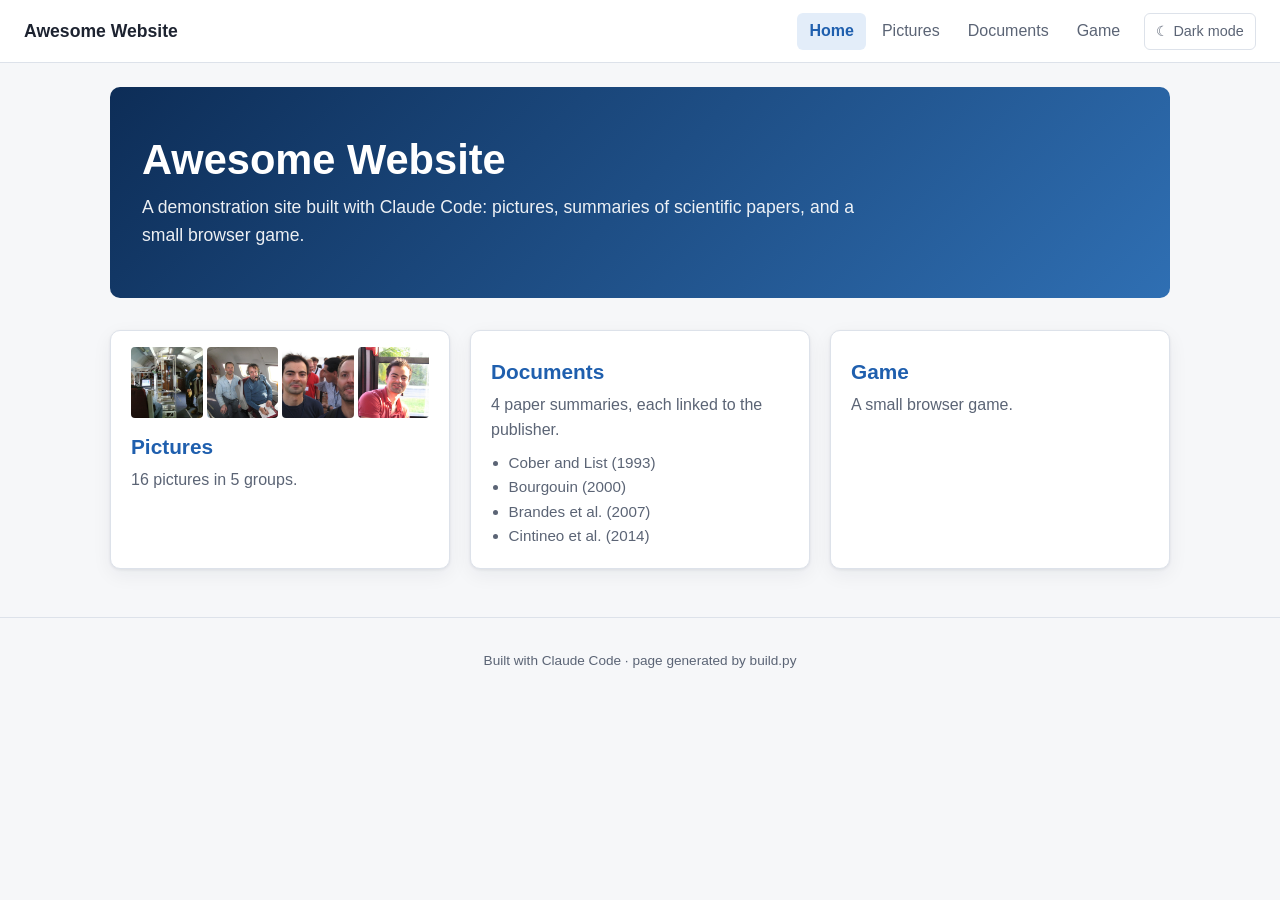
<file: site/index.html>
<!doctype html>
<html lang="en">
<head>
<meta charset="utf-8">
<meta name="viewport" content="width=device-width, initial-scale=1">
<title>Home – Awesome Website</title>
<script>try { var t = localStorage.getItem('theme'); if (t) document.documentElement.dataset.theme = t; } catch (e) {}</script>
<link rel="stylesheet" href="style.css">
</head>
<body>
<header class="site-header">
  <a class="brand" href="index.html">Awesome Website</a>
  <nav><a href="index.html" aria-current="page">Home</a><a href="gallery.html">Pictures</a><a href="docs/index.html">Documents</a><a href="game/index.html">Game</a><button class="theme-toggle" type="button">☾ Dark mode</button></nav>
</header>
<main>

<section class="hero">
  <h1>Awesome Website</h1>
  <p>A demonstration site built with Claude Code: pictures, summaries of scientific papers, and a small browser game.</p>
</section>
<div class="cards">
  <a class="card" href="gallery.html">
    <div class="card-strip"><img src="images/thumbs/convair-cabin-2008.jpg" alt="Inside the Convair research aircraft, 8 April 2008."><img src="images/thumbs/convair-alexie-jason.jpg" alt="Alexie and Jason aboard the Convair (camera date 7 April 2009)."><img src="images/thumbs/hugh-jason-iccp-2008.jpg" alt="Hugh and Jason at the International Conference on Clouds and Precipitation (ICCP), 2008."><img src="images/thumbs/hugh-cancun-2008.jpg" alt="Hugh in Cancún, 2008."></div>
    <h2>Pictures</h2><p>16 pictures in 5 groups.</p>
  </a>
  <a class="card" href="docs/index.html">
    <h2>Documents</h2><p>4 paper summaries, each linked to the publisher.</p>
    <ul><li>Cober and List (1993)</li><li>Bourgouin (2000)</li><li>Brandes et al. (2007)</li><li>Cintineo et al. (2014)</li></ul>
  </a>
  <a class="card" href="game/index.html">
    <h2>Game</h2><p>A small browser game.</p>
  </a>
</div>
</main>
<footer class="site-footer">Built with Claude Code · page generated by build.py</footer>
<script src="theme.js"></script>
</body>
</html>
</file>
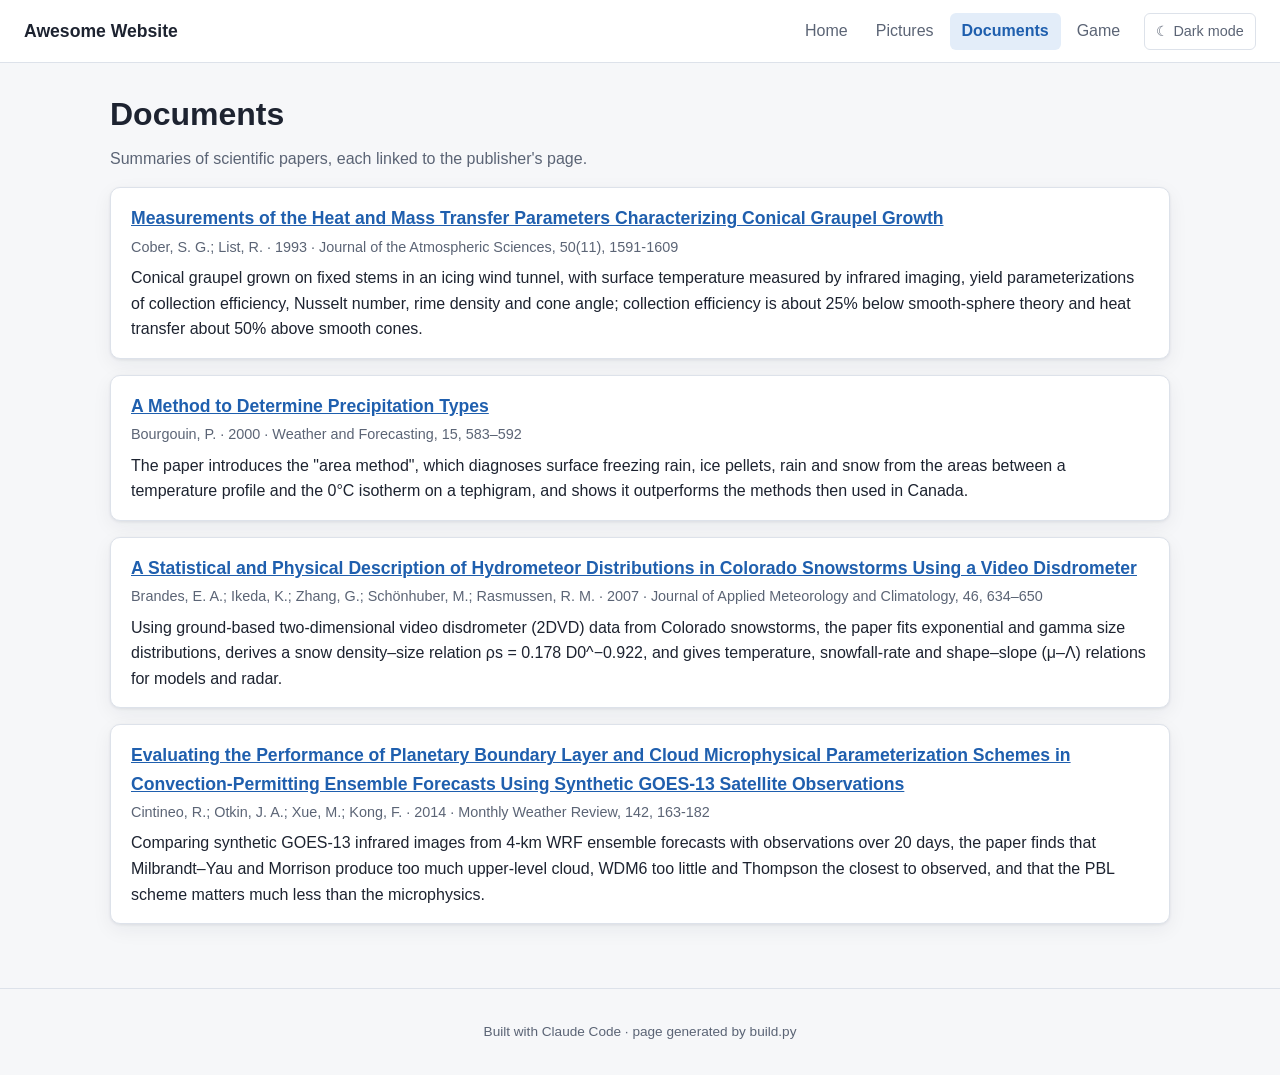
<file: site/docs/index.html>
<!doctype html>
<html lang="en">
<head>
<meta charset="utf-8">
<meta name="viewport" content="width=device-width, initial-scale=1">
<title>Documents – Awesome Website</title>
<script>try { var t = localStorage.getItem('theme'); if (t) document.documentElement.dataset.theme = t; } catch (e) {}</script>
<link rel="stylesheet" href="../style.css">
</head>
<body>
<header class="site-header">
  <a class="brand" href="../index.html">Awesome Website</a>
  <nav><a href="../index.html">Home</a><a href="../gallery.html">Pictures</a><a href="../docs/index.html" aria-current="page">Documents</a><a href="../game/index.html">Game</a><button class="theme-toggle" type="button">☾ Dark mode</button></nav>
</header>
<main>
<h1>Documents</h1><p class="lede">Summaries of scientific papers, each linked to the publisher's page.</p><ul class="doc-list"><li><a href="cober-list-1993.html"><span class="doc-title">Measurements of the Heat and Mass Transfer Parameters Characterizing Conical Graupel Growth</span></a><span class="doc-meta">Cober, S. G.; List, R. · 1993 · Journal of the Atmospheric Sciences, 50(11), 1591-1609</span><p>Conical graupel grown on fixed stems in an icing wind tunnel, with surface temperature measured by infrared imaging, yield parameterizations of collection efficiency, Nusselt number, rime density and cone angle; collection efficiency is about 25% below smooth-sphere theory and heat transfer about 50% above smooth cones.</p></li><li><a href="bourgouin-2000.html"><span class="doc-title">A Method to Determine Precipitation Types</span></a><span class="doc-meta">Bourgouin, P. · 2000 · Weather and Forecasting, 15, 583–592</span><p>The paper introduces the &quot;area method&quot;, which diagnoses surface freezing rain, ice pellets, rain and snow from the areas between a temperature profile and the 0°C isotherm on a tephigram, and shows it outperforms the methods then used in Canada.</p></li><li><a href="brandes-et-al-2007.html"><span class="doc-title">A Statistical and Physical Description of Hydrometeor Distributions in Colorado Snowstorms Using a Video Disdrometer</span></a><span class="doc-meta">Brandes, E. A.; Ikeda, K.; Zhang, G.; Schönhuber, M.; Rasmussen, R. M. · 2007 · Journal of Applied Meteorology and Climatology, 46, 634–650</span><p>Using ground-based two-dimensional video disdrometer (2DVD) data from Colorado snowstorms, the paper fits exponential and gamma size distributions, derives a snow density–size relation ρs = 0.178 D0^−0.922, and gives temperature, snowfall-rate and shape–slope (μ–Λ) relations for models and radar.</p></li><li><a href="cintineo-et-al-2014.html"><span class="doc-title">Evaluating the Performance of Planetary Boundary Layer and Cloud Microphysical Parameterization Schemes in Convection-Permitting Ensemble Forecasts Using Synthetic GOES-13 Satellite Observations</span></a><span class="doc-meta">Cintineo, R.; Otkin, J. A.; Xue, M.; Kong, F. · 2014 · Monthly Weather Review, 142, 163-182</span><p>Comparing synthetic GOES-13 infrared images from 4-km WRF ensemble forecasts with observations over 20 days, the paper finds that Milbrandt–Yau and Morrison produce too much upper-level cloud, WDM6 too little and Thompson the closest to observed, and that the PBL scheme matters much less than the microphysics.</p></li></ul>
</main>
<footer class="site-footer">Built with Claude Code · page generated by build.py</footer>
<script src="../theme.js"></script>
</body>
</html>
</file>
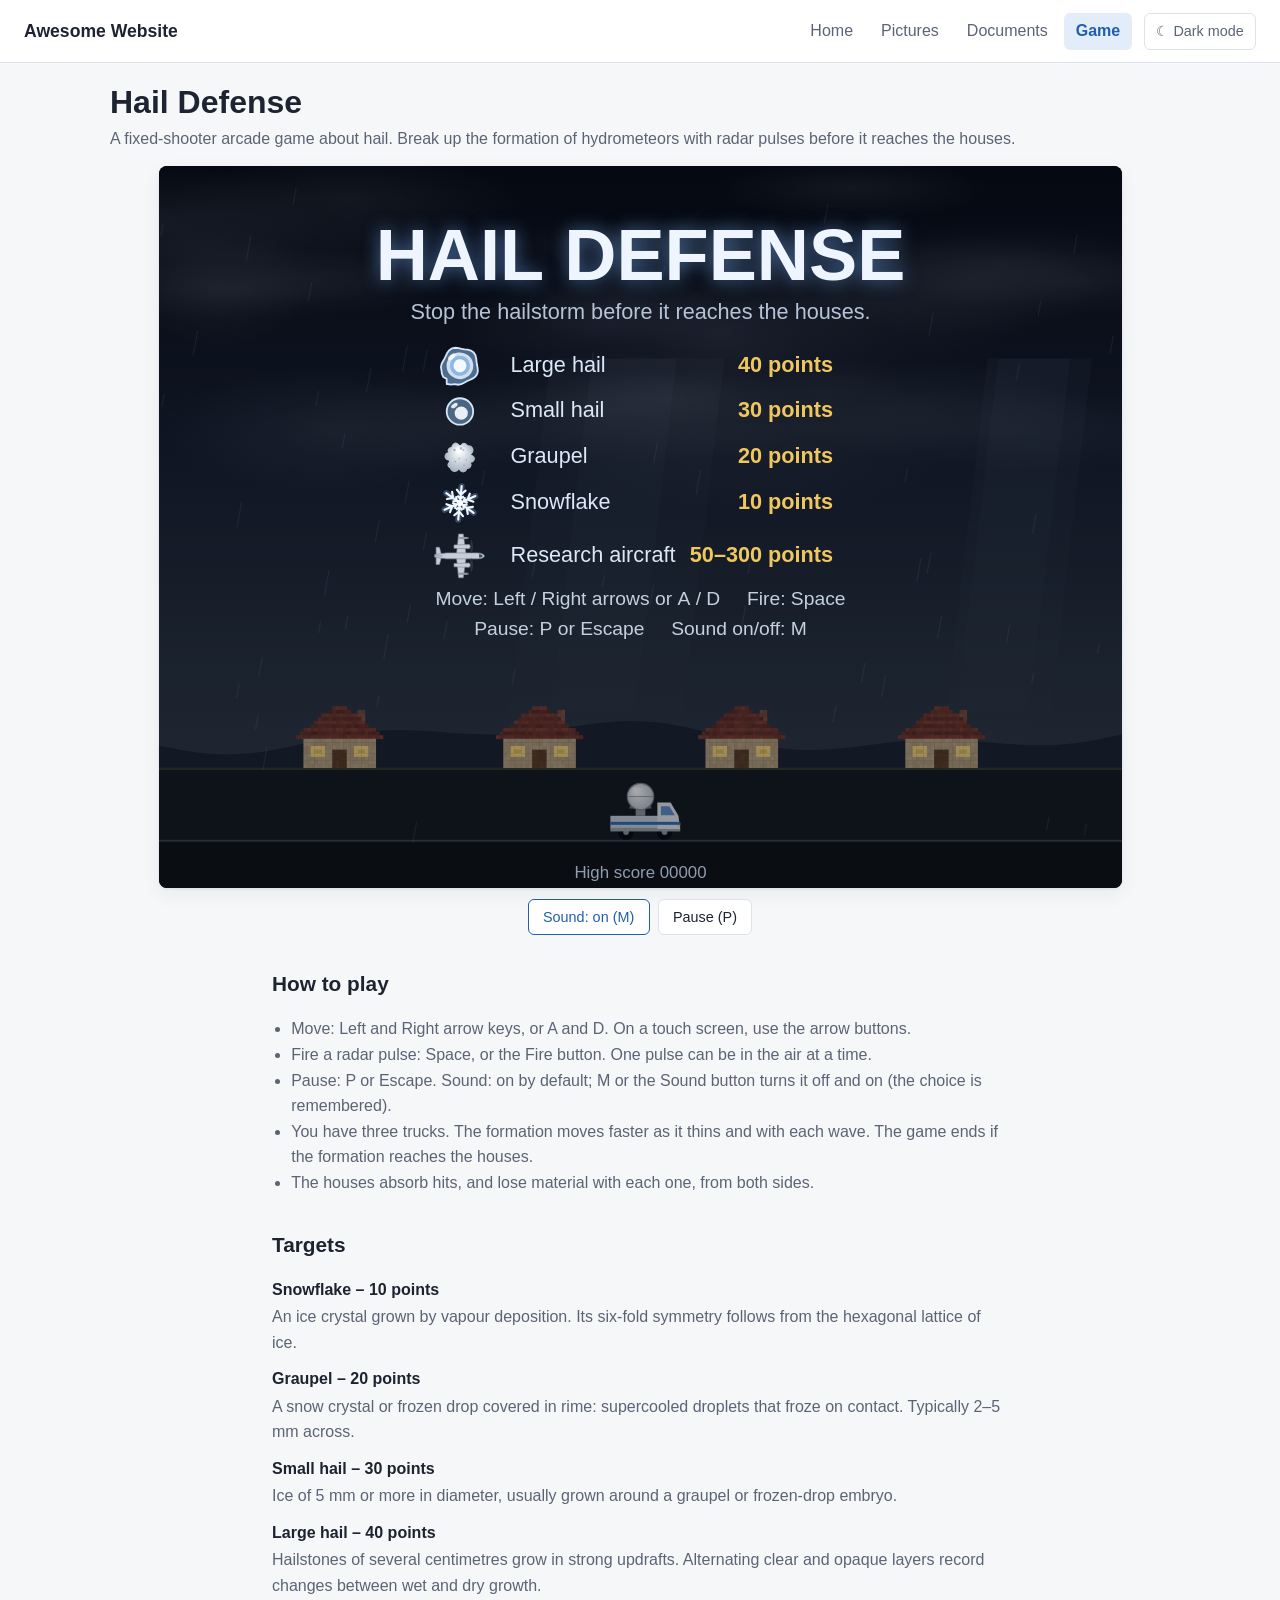
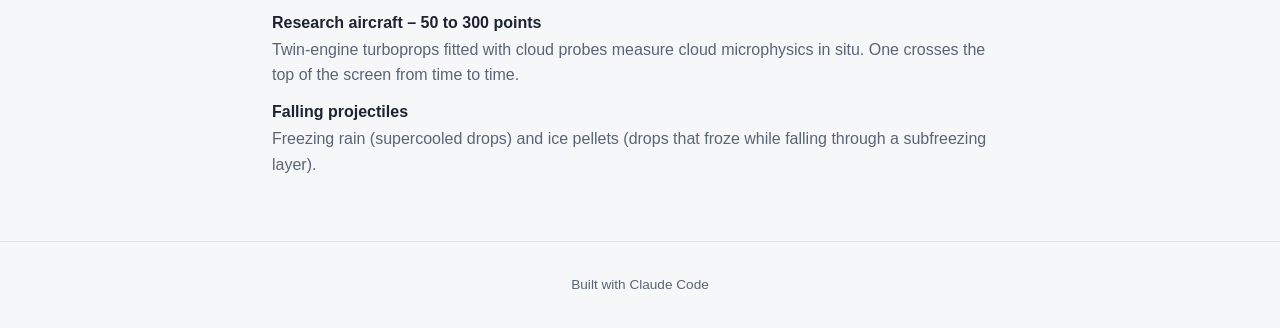
<file: site/game/index.html>
<!doctype html>
<html lang="en">
<head>
<meta charset="utf-8">
<meta name="viewport" content="width=device-width, initial-scale=1">
<title>Hail Defense – Awesome Website</title>
<script>try { var t = localStorage.getItem('theme'); if (t) document.documentElement.dataset.theme = t; } catch (e) {}</script>
<link rel="stylesheet" href="../style.css">
<link rel="stylesheet" href="game.css">
</head>
<body>
<header class="site-header">
  <a class="brand" href="../index.html">Awesome Website</a>
  <nav><a href="../index.html">Home</a><a href="../gallery.html">Pictures</a><a href="../docs/index.html">Documents</a><a href="index.html" aria-current="page">Game</a><button class="theme-toggle" type="button">☾ Dark mode</button></nav>
</header>
<main class="game-main">
<h1>Hail Defense</h1>
<p class="lede">A fixed-shooter arcade game about hail. Break up the formation of hydrometeors with radar pulses before it reaches the houses.</p>

<div class="game-wrap" id="game-wrap">
  <canvas id="game" width="800" height="600" tabindex="0" aria-label="Hail Defense game area">Hail Defense needs a browser with canvas support and JavaScript enabled.</canvas>
  <div class="touch-pad" id="touch-pad">
    <button type="button" class="touch-btn" data-act="left" aria-label="Move left">&#9664;</button>
    <button type="button" class="touch-btn touch-fire" data-act="fire" aria-label="Fire">Fire</button>
    <button type="button" class="touch-btn" data-act="right" aria-label="Move right">&#9654;</button>
  </div>
  <div class="game-toolbar">
    <button type="button" class="game-btn" id="btn-sound" aria-pressed="true">Sound: on (M)</button>
    <button type="button" class="game-btn" id="btn-pause">Pause (P)</button>
  </div>
  <p class="game-status" id="game-status" hidden></p>
</div>

<section class="game-help">
  <h2>How to play</h2>
  <ul>
    <li>Move: Left and Right arrow keys, or A and D. On a touch screen, use the arrow buttons.</li>
    <li>Fire a radar pulse: Space, or the Fire button. One pulse can be in the air at a time.</li>
    <li>Pause: P or Escape. Sound: on by default; M or the Sound button turns it off and on (the choice is remembered).</li>
    <li>You have three trucks. The formation moves faster as it thins and with each wave. The game ends if the formation reaches the houses.</li>
    <li>The houses absorb hits, and lose material with each one, from both sides.</li>
  </ul>

  <h2>Targets</h2>
  <dl class="game-targets">
    <dt>Snowflake – 10 points</dt>
    <dd>An ice crystal grown by vapour deposition. Its six-fold symmetry follows from the hexagonal lattice of ice.</dd>
    <dt>Graupel – 20 points</dt>
    <dd>A snow crystal or frozen drop covered in rime: supercooled droplets that froze on contact. Typically 2–5 mm across.</dd>
    <dt>Small hail – 30 points</dt>
    <dd>Ice of 5 mm or more in diameter, usually grown around a graupel or frozen-drop embryo.</dd>
    <dt>Large hail – 40 points</dt>
    <dd>Hailstones of several centimetres grow in strong updrafts. Alternating clear and opaque layers record changes between wet and dry growth.</dd>
    <dt>Research aircraft – 50 to 300 points</dt>
    <dd>Twin-engine turboprops fitted with cloud probes measure cloud microphysics in situ. One crosses the top of the screen from time to time.</dd>
    <dt>Falling projectiles</dt>
    <dd>Freezing rain (supercooled drops) and ice pellets (drops that froze while falling through a subfreezing layer).</dd>
  </dl>
</section>
</main>
<footer class="site-footer">Built with Claude Code</footer>
<script src="game.js"></script>
<script src="../theme.js"></script>
</body>
</html>
</file>
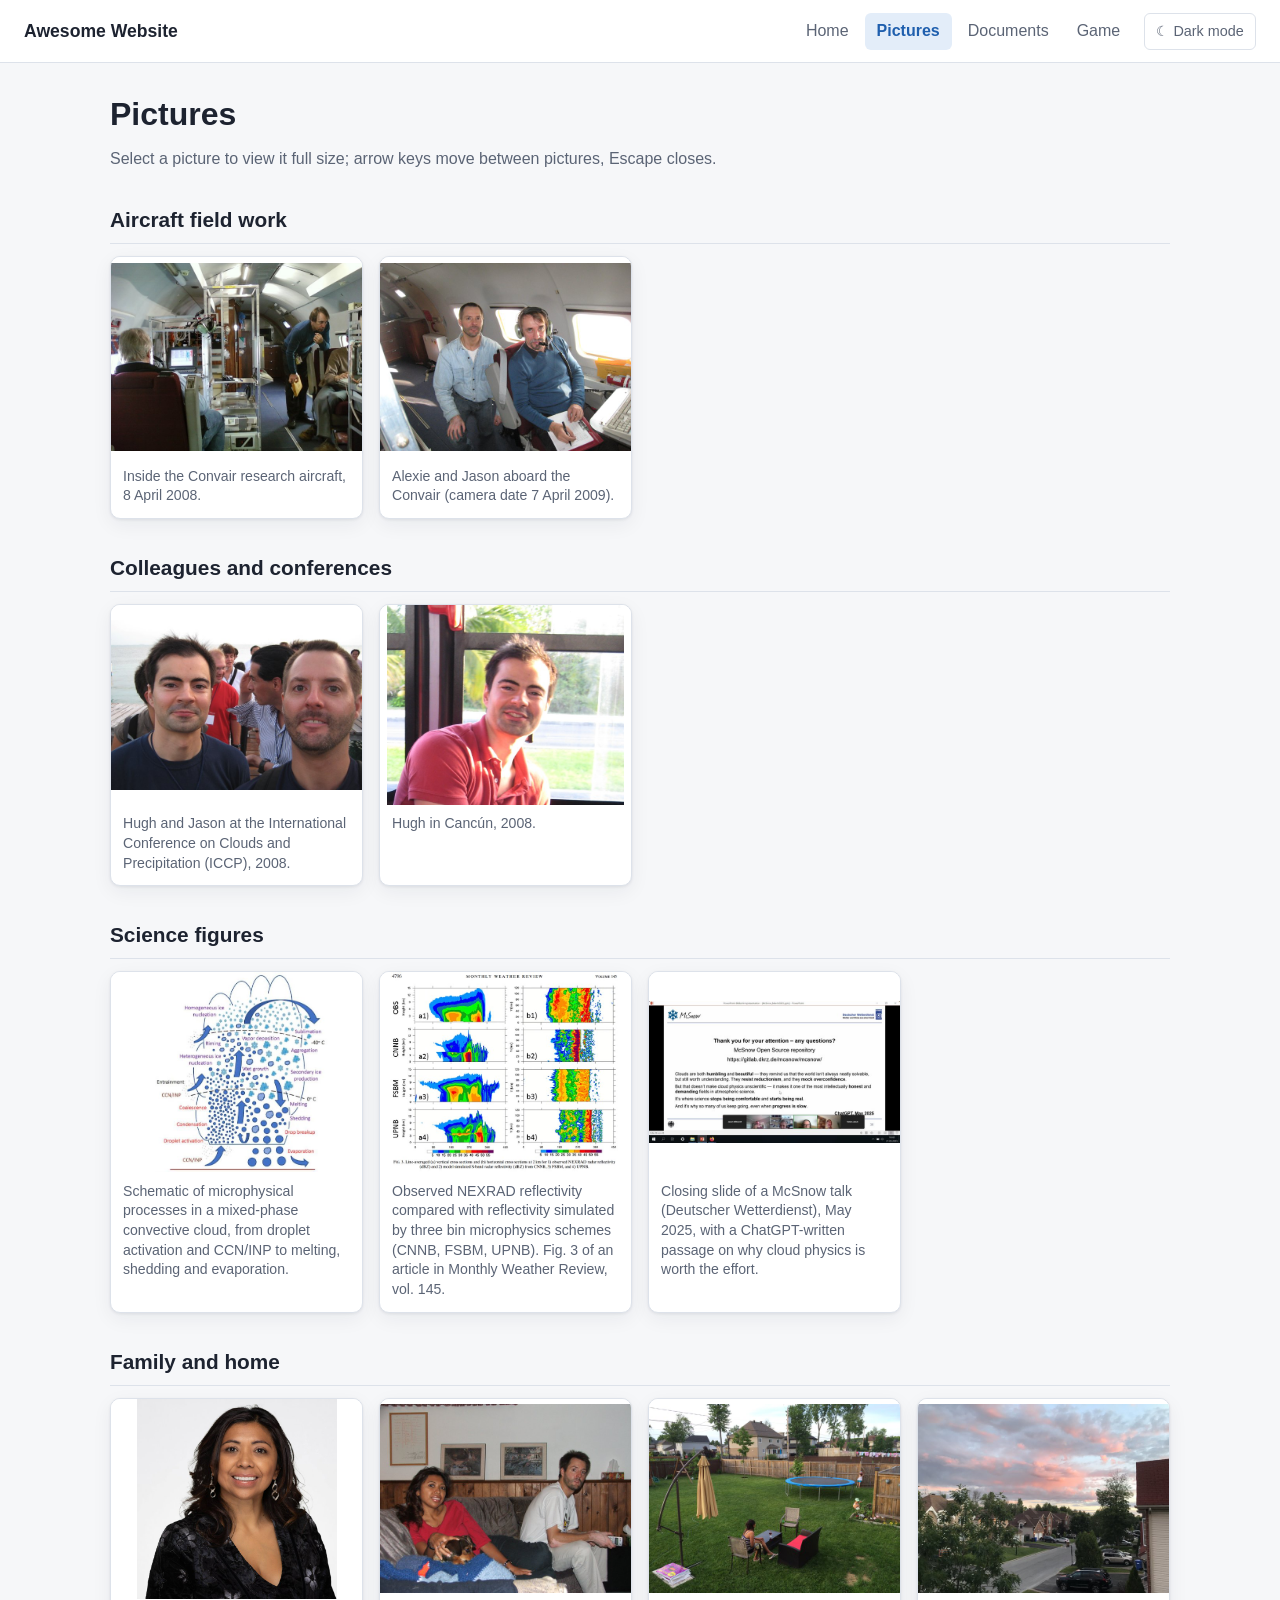
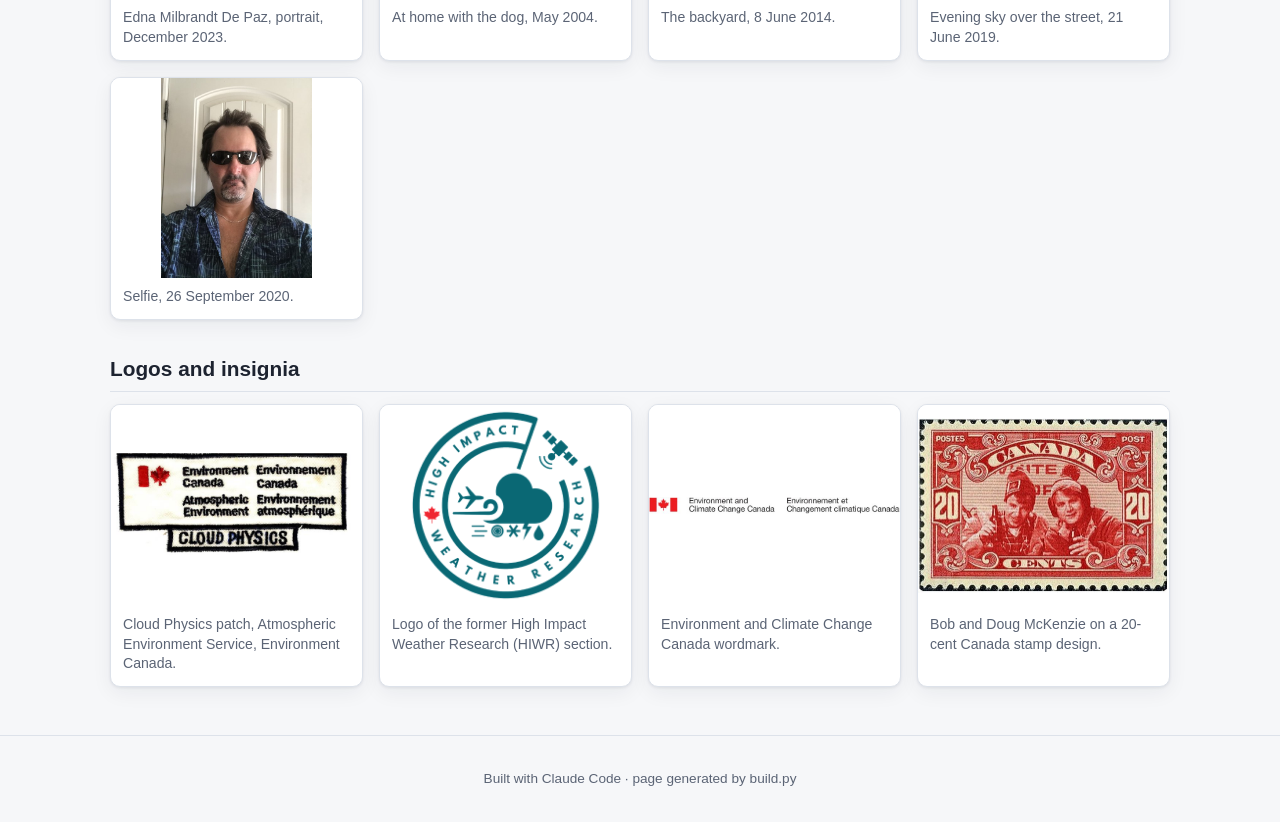
<file: site/gallery.html>
<!doctype html>
<html lang="en">
<head>
<meta charset="utf-8">
<meta name="viewport" content="width=device-width, initial-scale=1">
<title>Pictures – Awesome Website</title>
<script>try { var t = localStorage.getItem('theme'); if (t) document.documentElement.dataset.theme = t; } catch (e) {}</script>
<link rel="stylesheet" href="style.css">
</head>
<body>
<header class="site-header">
  <a class="brand" href="index.html">Awesome Website</a>
  <nav><a href="index.html">Home</a><a href="gallery.html" aria-current="page">Pictures</a><a href="docs/index.html">Documents</a><a href="game/index.html">Game</a><button class="theme-toggle" type="button">☾ Dark mode</button></nav>
</header>
<main>
<h1>Pictures</h1><p class="lede">Select a picture to view it full size; arrow keys move between pictures, Escape closes.</p><section class="group"><h2>Aircraft field work</h2><div class="grid"><figure><a href="images/convair-cabin-2008.jpg" data-caption="Inside the Convair research aircraft, 8 April 2008."><img src="images/thumbs/convair-cabin-2008.jpg" alt="Inside the Convair research aircraft, 8 April 2008." width="640" height="478" loading="lazy"></a><figcaption>Inside the Convair research aircraft, 8 April 2008.</figcaption></figure><figure><a href="images/convair-alexie-jason.jpg" data-caption="Alexie and Jason aboard the Convair (camera date 7 April 2009)."><img src="images/thumbs/convair-alexie-jason.jpg" alt="Alexie and Jason aboard the Convair (camera date 7 April 2009)." width="640" height="480" loading="lazy"></a><figcaption>Alexie and Jason aboard the Convair (camera date 7 April 2009).</figcaption></figure></div></section><section class="group"><h2>Colleagues and conferences</h2><div class="grid"><figure><a href="images/hugh-jason-iccp-2008.jpg" data-caption="Hugh and Jason at the International Conference on Clouds and Precipitation (ICCP), 2008."><img src="images/thumbs/hugh-jason-iccp-2008.jpg" alt="Hugh and Jason at the International Conference on Clouds and Precipitation (ICCP), 2008." width="640" height="433" loading="lazy"></a><figcaption>Hugh and Jason at the International Conference on Clouds and Precipitation (ICCP), 2008.</figcaption></figure><figure><a href="images/hugh-cancun-2008.jpg" data-caption="Hugh in Cancún, 2008."><img src="images/thumbs/hugh-cancun-2008.jpg" alt="Hugh in Cancún, 2008." width="640" height="539" loading="lazy"></a><figcaption>Hugh in Cancún, 2008.</figcaption></figure></div></section><section class="group"><h2>Science figures</h2><div class="grid"><figure><a href="images/cloud-microphysics-processes.png" data-caption="Schematic of microphysical processes in a mixed-phase convective cloud, from droplet activation and CCN/INP to melting, shedding and evaporation."><img src="images/thumbs/cloud-microphysics-processes.jpg" alt="Schematic of microphysical processes in a mixed-phase convective cloud, from droplet activation and CCN/INP to melting, shedding and evaporation." width="489" height="504" loading="lazy"></a><figcaption>Schematic of microphysical processes in a mixed-phase convective cloud, from droplet activation and CCN/INP to melting, shedding and evaporation.</figcaption></figure><figure><a href="images/bin-schemes-radar-comparison.png" data-caption="Observed NEXRAD reflectivity compared with reflectivity simulated by three bin microphysics schemes (CNNB, FSBM, UPNB). Fig. 3 of an article in Monthly Weather Review, vol. 145."><img src="images/thumbs/bin-schemes-radar-comparison.jpg" alt="Observed NEXRAD reflectivity compared with reflectivity simulated by three bin microphysics schemes (CNNB, FSBM, UPNB). Fig. 3 of an article in Monthly Weather Review, vol. 145." width="640" height="555" loading="lazy"></a><figcaption>Observed NEXRAD reflectivity compared with reflectivity simulated by three bin microphysics schemes (CNNB, FSBM, UPNB). Fig. 3 of an article in Monthly Weather Review, vol. 145.</figcaption></figure><figure><a href="images/mcsnow-closing-slide-2025.png" data-caption="Closing slide of a McSnow talk (Deutscher Wetterdienst), May 2025, with a ChatGPT-written passage on why cloud physics is worth the effort."><img src="images/thumbs/mcsnow-closing-slide-2025.jpg" alt="Closing slide of a McSnow talk (Deutscher Wetterdienst), May 2025, with a ChatGPT-written passage on why cloud physics is worth the effort." width="640" height="360" loading="lazy"></a><figcaption>Closing slide of a McSnow talk (Deutscher Wetterdienst), May 2025, with a ChatGPT-written passage on why cloud physics is worth the effort.</figcaption></figure></div></section><section class="group"><h2>Family and home</h2><div class="grid"><figure><a href="images/edna-portrait-2023.jpg" data-caption="Edna Milbrandt De Paz, portrait, December 2023."><img src="images/thumbs/edna-portrait-2023.jpg" alt="Edna Milbrandt De Paz, portrait, December 2023." width="640" height="640" loading="lazy"></a><figcaption>Edna Milbrandt De Paz, portrait, December 2023.</figcaption></figure><figure><a href="images/living-room-2004.jpg" data-caption="At home with the dog, May 2004."><img src="images/thumbs/living-room-2004.jpg" alt="At home with the dog, May 2004." width="640" height="480" loading="lazy"></a><figcaption>At home with the dog, May 2004.</figcaption></figure><figure><a href="images/backyard-2014.jpg" data-caption="The backyard, 8 June 2014."><img src="images/thumbs/backyard-2014.jpg" alt="The backyard, 8 June 2014." width="640" height="480" loading="lazy"></a><figcaption>The backyard, 8 June 2014.</figcaption></figure><figure><a href="images/evening-sky-2019.jpg" data-caption="Evening sky over the street, 21 June 2019."><img src="images/thumbs/evening-sky-2019.jpg" alt="Evening sky over the street, 21 June 2019." width="640" height="480" loading="lazy"></a><figcaption>Evening sky over the street, 21 June 2019.</figcaption></figure><figure><a href="images/selfie-2020.jpg" data-caption="Selfie, 26 September 2020."><img src="images/thumbs/selfie-2020.jpg" alt="Selfie, 26 September 2020." width="481" height="640" loading="lazy"></a><figcaption>Selfie, 26 September 2020.</figcaption></figure></div></section><section class="group"><h2>Logos and insignia</h2><div class="grid"><figure><a href="images/cloud-physics-patch.png" data-caption="Cloud Physics patch, Atmospheric Environment Service, Environment Canada."><img src="images/thumbs/cloud-physics-patch.png" alt="Cloud Physics patch, Atmospheric Environment Service, Environment Canada." width="640" height="269" loading="lazy"></a><figcaption>Cloud Physics patch, Atmospheric Environment Service, Environment Canada.</figcaption></figure><figure><a href="images/hiwr-logo.png" data-caption="Logo of the former High Impact Weather Research (HIWR) section."><img src="images/thumbs/hiwr-logo.png" alt="Logo of the former High Impact Weather Research (HIWR) section." width="406" height="408" loading="lazy"></a><figcaption>Logo of the former High Impact Weather Research (HIWR) section.</figcaption></figure><figure><a href="images/eccc-logo.png" data-caption="Environment and Climate Change Canada wordmark."><img src="images/thumbs/eccc-logo.jpg" alt="Environment and Climate Change Canada wordmark." width="640" height="43" loading="lazy"></a><figcaption>Environment and Climate Change Canada wordmark.</figcaption></figure><figure><a href="images/bob-and-doug-stamp.png" data-caption="Bob and Doug McKenzie on a 20-cent Canada stamp design."><img src="images/thumbs/bob-and-doug-stamp.jpg" alt="Bob and Doug McKenzie on a 20-cent Canada stamp design." width="501" height="351" loading="lazy"></a><figcaption>Bob and Doug McKenzie on a 20-cent Canada stamp design.</figcaption></figure></div></section><script src="gallery.js"></script>
</main>
<footer class="site-footer">Built with Claude Code · page generated by build.py</footer>
<script src="theme.js"></script>
</body>
</html>
</file>
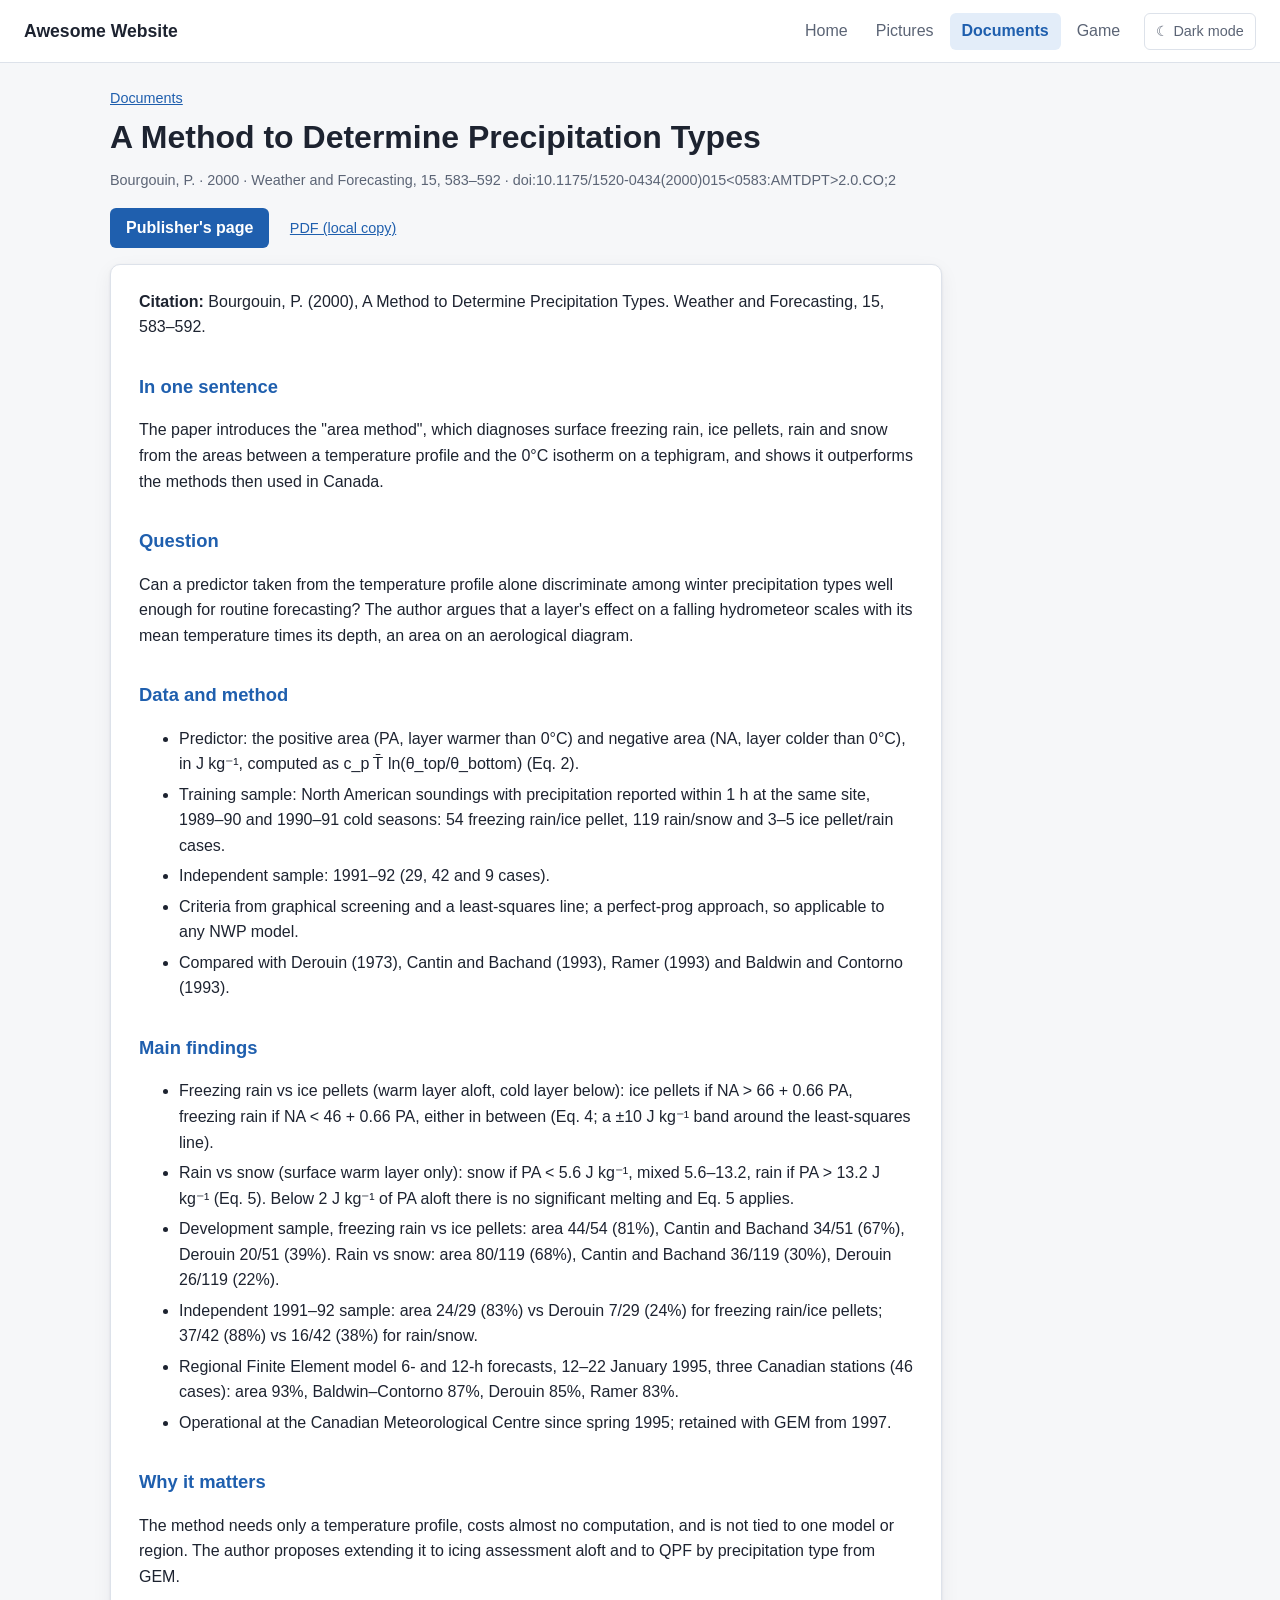
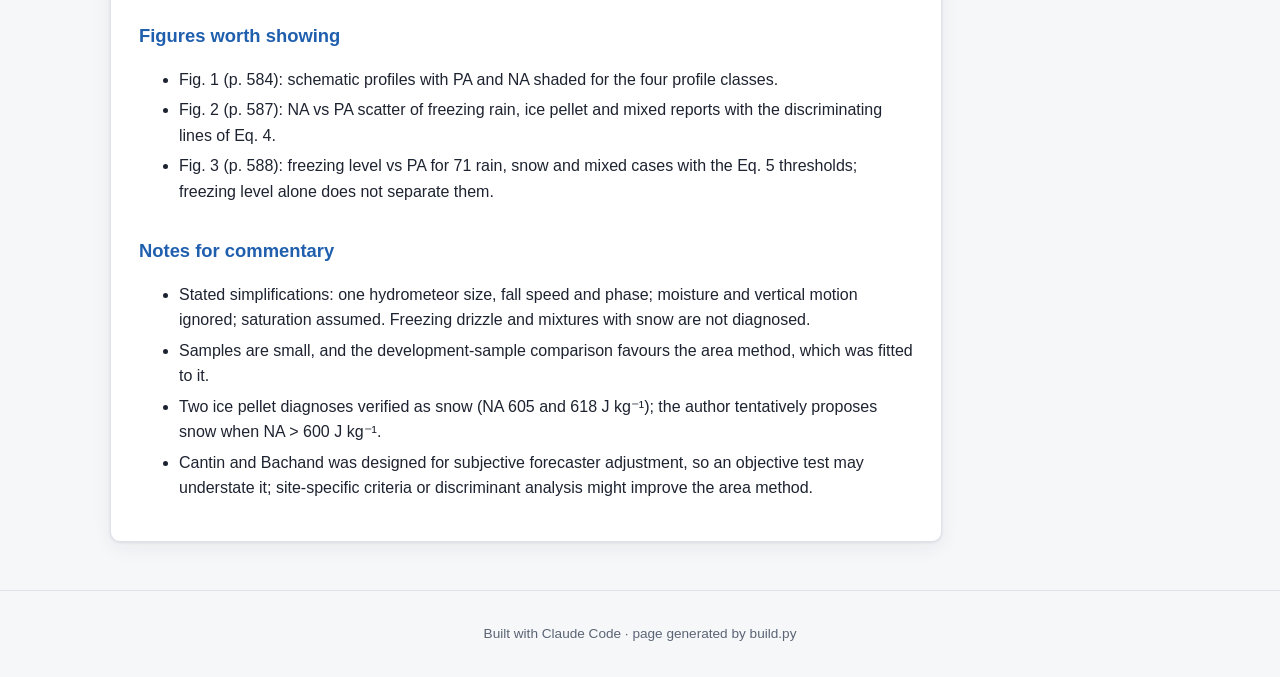
<file: site/docs/bourgouin-2000.html>
<!doctype html>
<html lang="en">
<head>
<meta charset="utf-8">
<meta name="viewport" content="width=device-width, initial-scale=1">
<title>A Method to Determine Precipitation Types – Awesome Website</title>
<script>try { var t = localStorage.getItem('theme'); if (t) document.documentElement.dataset.theme = t; } catch (e) {}</script>
<link rel="stylesheet" href="../style.css">
</head>
<body>
<header class="site-header">
  <a class="brand" href="../index.html">Awesome Website</a>
  <nav><a href="../index.html">Home</a><a href="../gallery.html">Pictures</a><a href="../docs/index.html" aria-current="page">Documents</a><a href="../game/index.html">Game</a><button class="theme-toggle" type="button">☾ Dark mode</button></nav>
</header>
<main>
<p class="crumb"><a href="index.html">Documents</a></p><h1>A Method to Determine Precipitation Types</h1><p class="doc-meta">Bourgouin, P. · 2000 · Weather and Forecasting, 15, 583–592 · doi:10.1175/1520-0434(2000)015&lt;0583:AMTDPT&gt;2.0.CO;2</p><p><a class="button" href="https://doi.org/10.1175/1520-0434(2000)015%3C0583%3AAMTDPT%3E2.0.CO%3B2">Publisher's page</a> <a class="local-pdf" href="bourgouin-2000.pdf">PDF (local copy)</a></p><article class="summary"><p><strong>Citation:</strong> Bourgouin, P. (2000), A Method to Determine Precipitation Types. Weather and Forecasting, 15, 583–592.</p>
<h2>In one sentence</h2>
<p>The paper introduces the "area method", which diagnoses surface freezing rain, ice pellets, rain and snow from the areas between a temperature profile and the 0°C isotherm on a tephigram, and shows it outperforms the methods then used in Canada.</p>
<h2>Question</h2>
<p>Can a predictor taken from the temperature profile alone discriminate among winter precipitation types well enough for routine forecasting? The author argues that a layer's effect on a falling hydrometeor scales with its mean temperature times its depth, an area on an aerological diagram.</p>
<h2>Data and method</h2>
<ul>
<li>Predictor: the positive area (PA, layer warmer than 0°C) and negative area (NA, layer colder than 0°C), in J kg⁻¹, computed as c_p T̄ ln(θ_top/θ_bottom) (Eq. 2).</li>
<li>Training sample: North American soundings with precipitation reported within 1 h at the same site, 1989–90 and 1990–91 cold seasons: 54 freezing rain/ice pellet, 119 rain/snow and 3–5 ice pellet/rain cases.</li>
<li>Independent sample: 1991–92 (29, 42 and 9 cases).</li>
<li>Criteria from graphical screening and a least-squares line; a perfect-prog approach, so applicable to any NWP model.</li>
<li>Compared with Derouin (1973), Cantin and Bachand (1993), Ramer (1993) and Baldwin and Contorno (1993).</li>
</ul>
<h2>Main findings</h2>
<ul>
<li>Freezing rain vs ice pellets (warm layer aloft, cold layer below): ice pellets if NA &gt; 66 + 0.66 PA, freezing rain if NA &lt; 46 + 0.66 PA, either in between (Eq. 4; a ±10 J kg⁻¹ band around the least-squares line).</li>
<li>Rain vs snow (surface warm layer only): snow if PA &lt; 5.6 J kg⁻¹, mixed 5.6–13.2, rain if PA &gt; 13.2 J kg⁻¹ (Eq. 5). Below 2 J kg⁻¹ of PA aloft there is no significant melting and Eq. 5 applies.</li>
<li>Development sample, freezing rain vs ice pellets: area 44/54 (81%), Cantin and Bachand 34/51 (67%), Derouin 20/51 (39%). Rain vs snow: area 80/119 (68%), Cantin and Bachand 36/119 (30%), Derouin 26/119 (22%).</li>
<li>Independent 1991–92 sample: area 24/29 (83%) vs Derouin 7/29 (24%) for freezing rain/ice pellets; 37/42 (88%) vs 16/42 (38%) for rain/snow.</li>
<li>Regional Finite Element model 6- and 12-h forecasts, 12–22 January 1995, three Canadian stations (46 cases): area 93%, Baldwin–Contorno 87%, Derouin 85%, Ramer 83%.</li>
<li>Operational at the Canadian Meteorological Centre since spring 1995; retained with GEM from 1997.</li>
</ul>
<h2>Why it matters</h2>
<p>The method needs only a temperature profile, costs almost no computation, and is not tied to one model or region. The author proposes extending it to icing assessment aloft and to QPF by precipitation type from GEM.</p>
<h2>Figures worth showing</h2>
<ul>
<li>Fig. 1 (p. 584): schematic profiles with PA and NA shaded for the four profile classes.</li>
<li>Fig. 2 (p. 587): NA vs PA scatter of freezing rain, ice pellet and mixed reports with the discriminating lines of Eq. 4.</li>
<li>Fig. 3 (p. 588): freezing level vs PA for 71 rain, snow and mixed cases with the Eq. 5 thresholds; freezing level alone does not separate them.</li>
</ul>
<h2>Notes for commentary</h2>
<ul>
<li>Stated simplifications: one hydrometeor size, fall speed and phase; moisture and vertical motion ignored; saturation assumed. Freezing drizzle and mixtures with snow are not diagnosed.</li>
<li>Samples are small, and the development-sample comparison favours the area method, which was fitted to it.</li>
<li>Two ice pellet diagnoses verified as snow (NA 605 and 618 J kg⁻¹); the author tentatively proposes snow when NA &gt; 600 J kg⁻¹.</li>
<li>Cantin and Bachand was designed for subjective forecaster adjustment, so an objective test may understate it; site-specific criteria or discriminant analysis might improve the area method.</li>
</ul></article>
</main>
<footer class="site-footer">Built with Claude Code · page generated by build.py</footer>
<script src="../theme.js"></script>
</body>
</html>
</file>
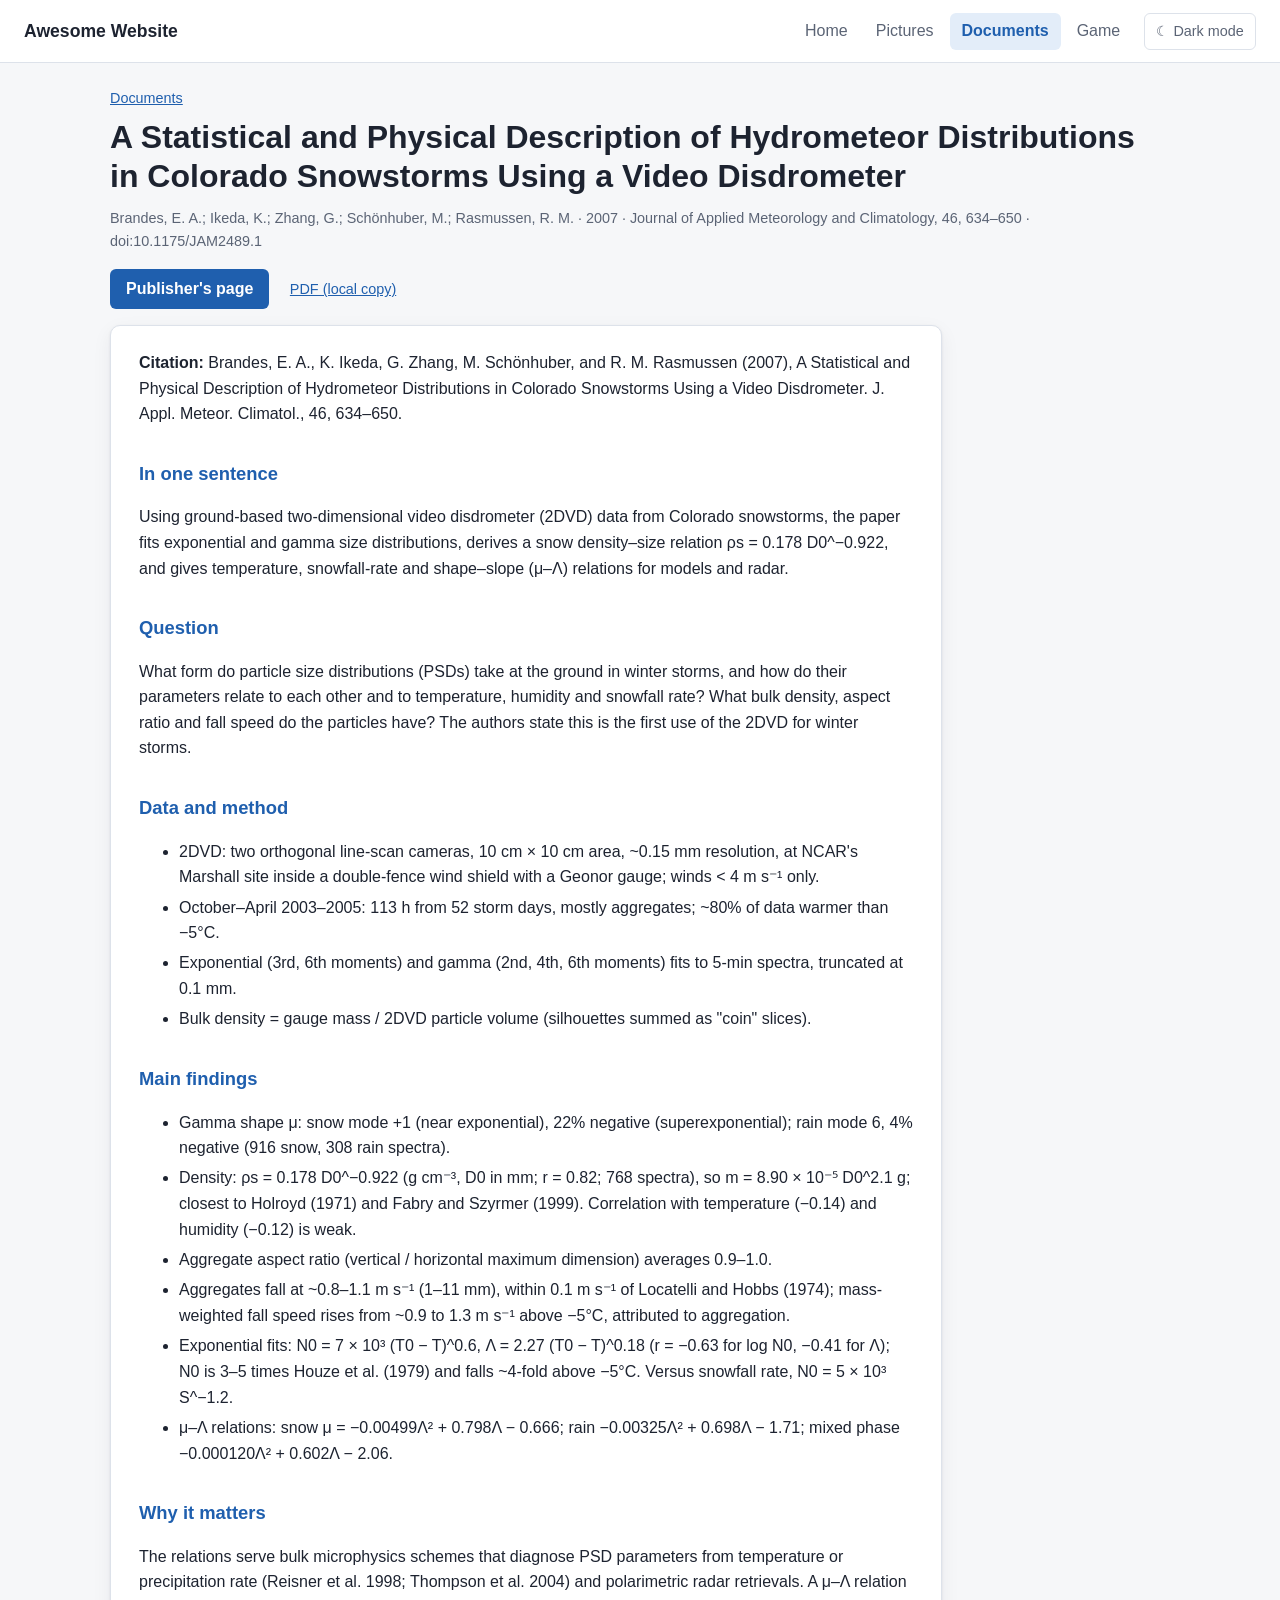
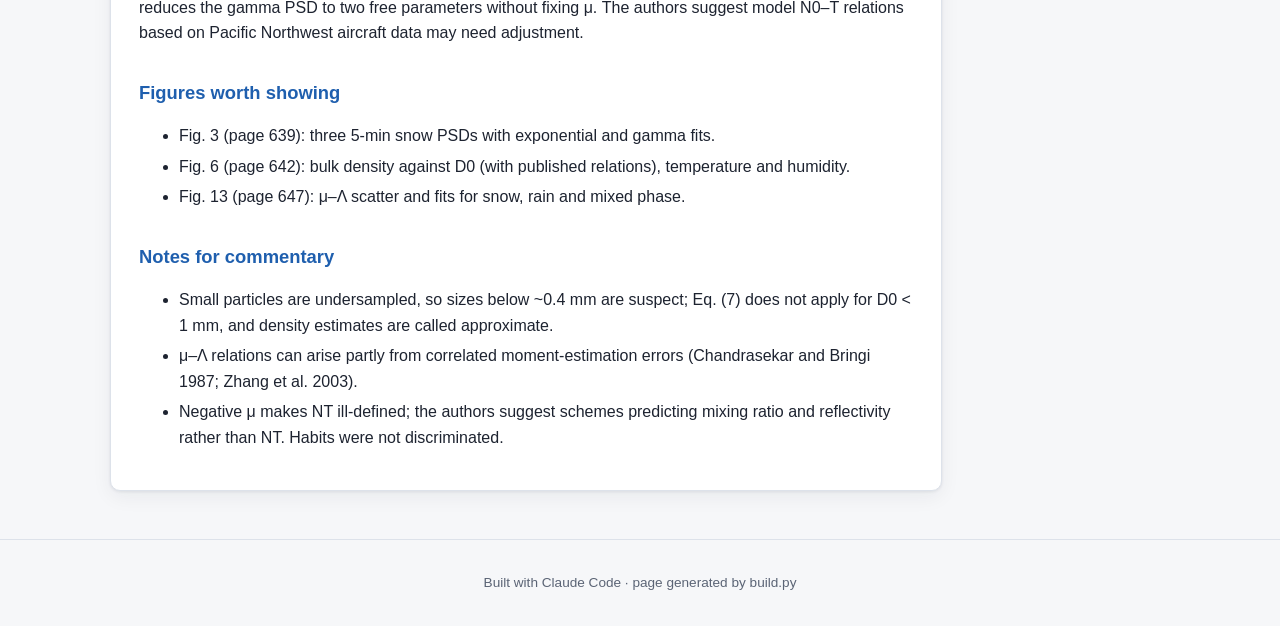
<file: site/docs/brandes-et-al-2007.html>
<!doctype html>
<html lang="en">
<head>
<meta charset="utf-8">
<meta name="viewport" content="width=device-width, initial-scale=1">
<title>A Statistical and Physical Description of Hydrometeor Distributions in Colorado Snowstorms Using a Video Disdrometer – Awesome Website</title>
<script>try { var t = localStorage.getItem('theme'); if (t) document.documentElement.dataset.theme = t; } catch (e) {}</script>
<link rel="stylesheet" href="../style.css">
</head>
<body>
<header class="site-header">
  <a class="brand" href="../index.html">Awesome Website</a>
  <nav><a href="../index.html">Home</a><a href="../gallery.html">Pictures</a><a href="../docs/index.html" aria-current="page">Documents</a><a href="../game/index.html">Game</a><button class="theme-toggle" type="button">☾ Dark mode</button></nav>
</header>
<main>
<p class="crumb"><a href="index.html">Documents</a></p><h1>A Statistical and Physical Description of Hydrometeor Distributions in Colorado Snowstorms Using a Video Disdrometer</h1><p class="doc-meta">Brandes, E. A.; Ikeda, K.; Zhang, G.; Schönhuber, M.; Rasmussen, R. M. · 2007 · Journal of Applied Meteorology and Climatology, 46, 634–650 · doi:10.1175/JAM2489.1</p><p><a class="button" href="https://doi.org/10.1175/JAM2489.1">Publisher's page</a> <a class="local-pdf" href="brandes-et-al-2007.pdf">PDF (local copy)</a></p><article class="summary"><p><strong>Citation:</strong> Brandes, E. A., K. Ikeda, G. Zhang, M. Schönhuber, and R. M. Rasmussen (2007), A Statistical and Physical Description of Hydrometeor Distributions in Colorado Snowstorms Using a Video Disdrometer. J. Appl. Meteor. Climatol., 46, 634–650.</p>
<h2>In one sentence</h2>
<p>Using ground-based two-dimensional video disdrometer (2DVD) data from Colorado snowstorms, the paper fits exponential and gamma size distributions, derives a snow density–size relation ρs = 0.178 D0^−0.922, and gives temperature, snowfall-rate and shape–slope (μ–Λ) relations for models and radar.</p>
<h2>Question</h2>
<p>What form do particle size distributions (PSDs) take at the ground in winter storms, and how do their parameters relate to each other and to temperature, humidity and snowfall rate? What bulk density, aspect ratio and fall speed do the particles have? The authors state this is the first use of the 2DVD for winter storms.</p>
<h2>Data and method</h2>
<ul>
<li>2DVD: two orthogonal line-scan cameras, 10 cm × 10 cm area, ~0.15 mm resolution, at NCAR's Marshall site inside a double-fence wind shield with a Geonor gauge; winds &lt; 4 m s⁻¹ only.</li>
<li>October–April 2003–2005: 113 h from 52 storm days, mostly aggregates; ~80% of data warmer than −5°C.</li>
<li>Exponential (3rd, 6th moments) and gamma (2nd, 4th, 6th moments) fits to 5-min spectra, truncated at 0.1 mm.</li>
<li>Bulk density = gauge mass / 2DVD particle volume (silhouettes summed as "coin" slices).</li>
</ul>
<h2>Main findings</h2>
<ul>
<li>Gamma shape μ: snow mode +1 (near exponential), 22% negative (superexponential); rain mode 6, 4% negative (916 snow, 308 rain spectra).</li>
<li>Density: ρs = 0.178 D0^−0.922 (g cm⁻³, D0 in mm; r = 0.82; 768 spectra), so m = 8.90 × 10⁻⁵ D0^2.1 g; closest to Holroyd (1971) and Fabry and Szyrmer (1999). Correlation with temperature (−0.14) and humidity (−0.12) is weak.</li>
<li>Aggregate aspect ratio (vertical / horizontal maximum dimension) averages 0.9–1.0.</li>
<li>Aggregates fall at ~0.8–1.1 m s⁻¹ (1–11 mm), within 0.1 m s⁻¹ of Locatelli and Hobbs (1974); mass-weighted fall speed rises from ~0.9 to 1.3 m s⁻¹ above −5°C, attributed to aggregation.</li>
<li>Exponential fits: N0 = 7 × 10³ (T0 − T)^0.6, Λ = 2.27 (T0 − T)^0.18 (r = −0.63 for log N0, −0.41 for Λ); N0 is 3–5 times Houze et al. (1979) and falls ~4-fold above −5°C. Versus snowfall rate, N0 = 5 × 10³ S^−1.2.</li>
<li>μ–Λ relations: snow μ = −0.00499Λ² + 0.798Λ − 0.666; rain −0.00325Λ² + 0.698Λ − 1.71; mixed phase −0.000120Λ² + 0.602Λ − 2.06.</li>
</ul>
<h2>Why it matters</h2>
<p>The relations serve bulk microphysics schemes that diagnose PSD parameters from temperature or precipitation rate (Reisner et al. 1998; Thompson et al. 2004) and polarimetric radar retrievals. A μ–Λ relation reduces the gamma PSD to two free parameters without fixing μ. The authors suggest model N0–T relations based on Pacific Northwest aircraft data may need adjustment.</p>
<h2>Figures worth showing</h2>
<ul>
<li>Fig. 3 (page 639): three 5-min snow PSDs with exponential and gamma fits.</li>
<li>Fig. 6 (page 642): bulk density against D0 (with published relations), temperature and humidity.</li>
<li>Fig. 13 (page 647): μ–Λ scatter and fits for snow, rain and mixed phase.</li>
</ul>
<h2>Notes for commentary</h2>
<ul>
<li>Small particles are undersampled, so sizes below ~0.4 mm are suspect; Eq. (7) does not apply for D0 &lt; 1 mm, and density estimates are called approximate.</li>
<li>μ–Λ relations can arise partly from correlated moment-estimation errors (Chandrasekar and Bringi 1987; Zhang et al. 2003).</li>
<li>Negative μ makes NT ill-defined; the authors suggest schemes predicting mixing ratio and reflectivity rather than NT. Habits were not discriminated.</li>
</ul></article>
</main>
<footer class="site-footer">Built with Claude Code · page generated by build.py</footer>
<script src="../theme.js"></script>
</body>
</html>
</file>
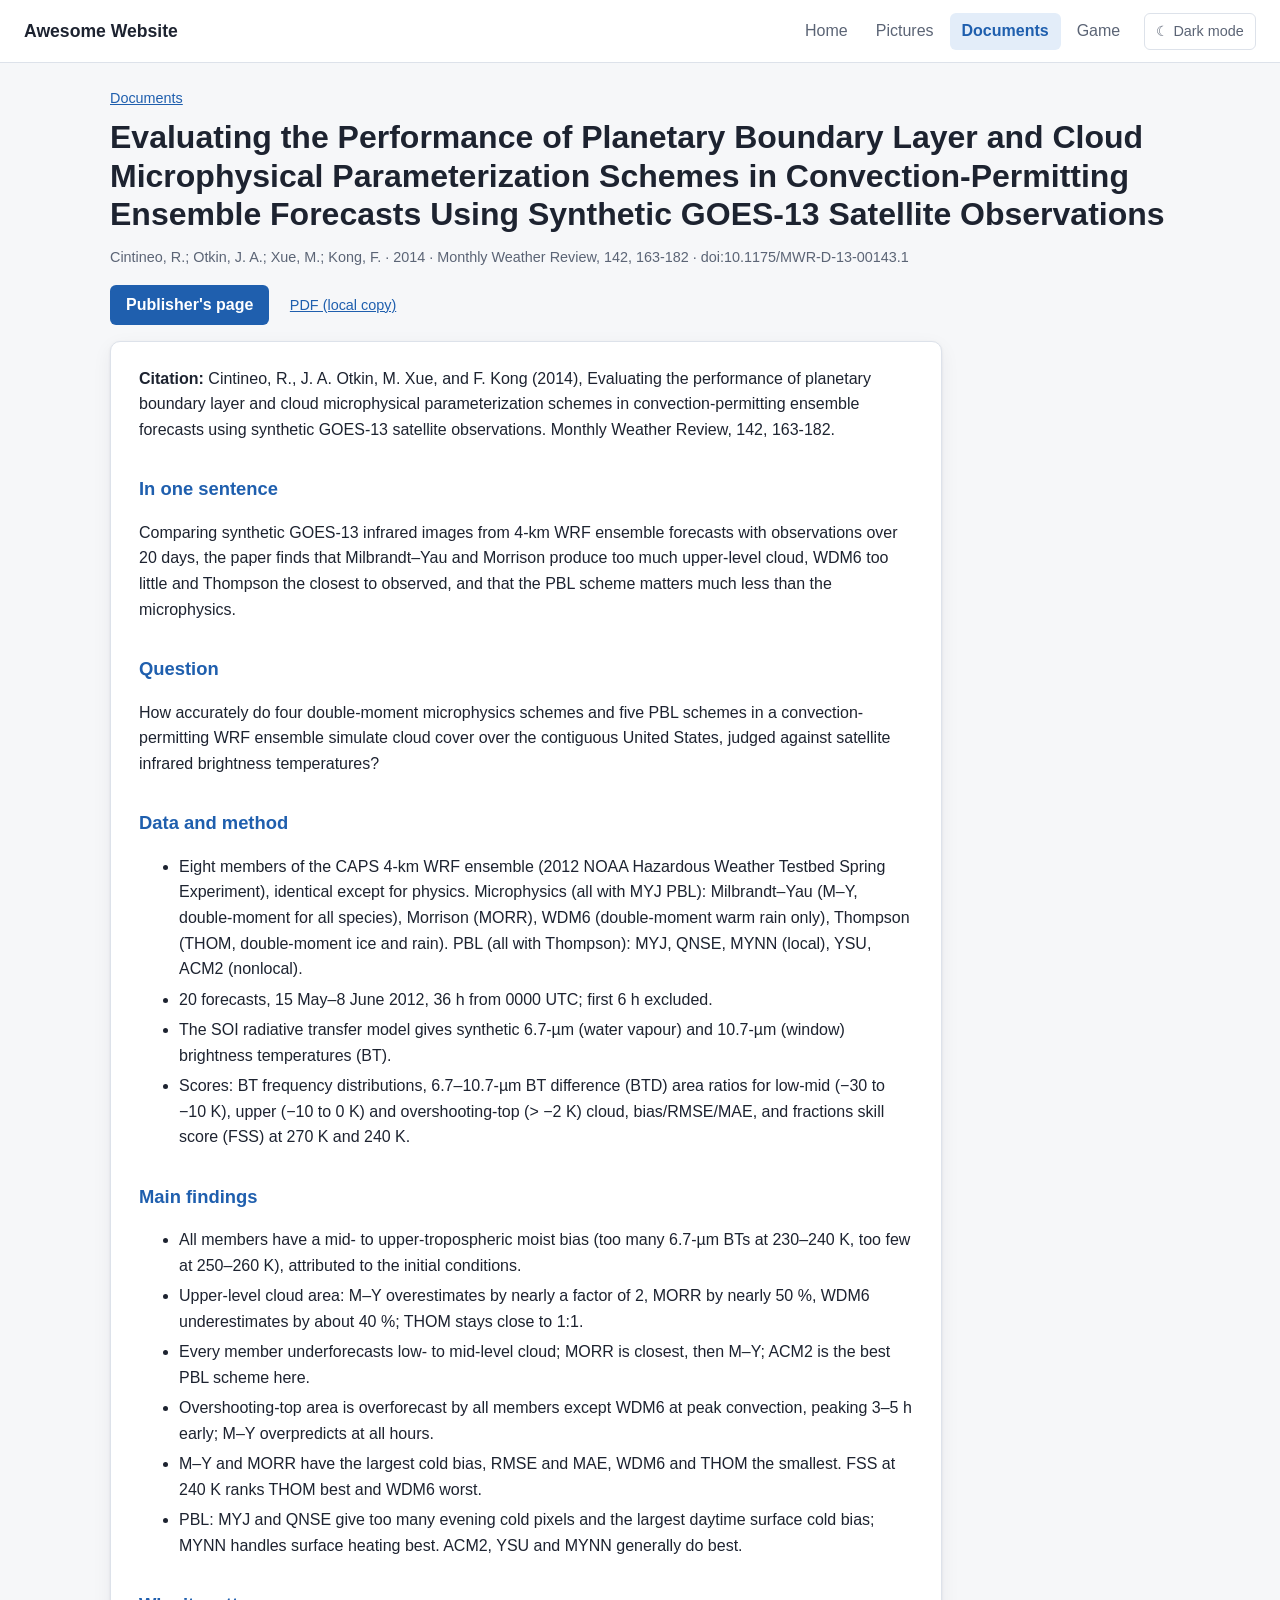
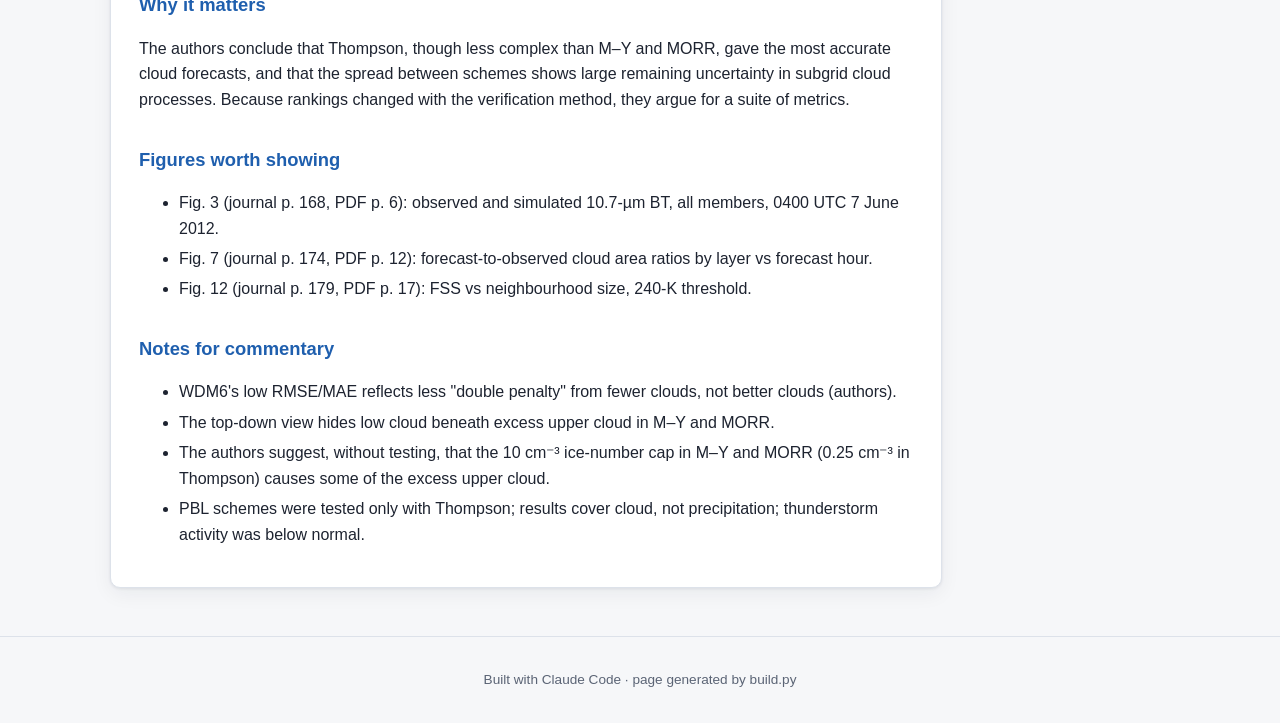
<file: site/docs/cintineo-et-al-2014.html>
<!doctype html>
<html lang="en">
<head>
<meta charset="utf-8">
<meta name="viewport" content="width=device-width, initial-scale=1">
<title>Evaluating the Performance of Planetary Boundary Layer and Cloud Microphysical Parameterization Schemes in Convection-Permitting Ensemble Forecasts Using Synthetic GOES-13 Satellite Observations – Awesome Website</title>
<script>try { var t = localStorage.getItem('theme'); if (t) document.documentElement.dataset.theme = t; } catch (e) {}</script>
<link rel="stylesheet" href="../style.css">
</head>
<body>
<header class="site-header">
  <a class="brand" href="../index.html">Awesome Website</a>
  <nav><a href="../index.html">Home</a><a href="../gallery.html">Pictures</a><a href="../docs/index.html" aria-current="page">Documents</a><a href="../game/index.html">Game</a><button class="theme-toggle" type="button">☾ Dark mode</button></nav>
</header>
<main>
<p class="crumb"><a href="index.html">Documents</a></p><h1>Evaluating the Performance of Planetary Boundary Layer and Cloud Microphysical Parameterization Schemes in Convection-Permitting Ensemble Forecasts Using Synthetic GOES-13 Satellite Observations</h1><p class="doc-meta">Cintineo, R.; Otkin, J. A.; Xue, M.; Kong, F. · 2014 · Monthly Weather Review, 142, 163-182 · doi:10.1175/MWR-D-13-00143.1</p><p><a class="button" href="https://doi.org/10.1175/MWR-D-13-00143.1">Publisher's page</a> <a class="local-pdf" href="cintineo-et-al-2014.pdf">PDF (local copy)</a></p><article class="summary"><p><strong>Citation:</strong> Cintineo, R., J. A. Otkin, M. Xue, and F. Kong (2014), Evaluating the performance of planetary boundary layer and cloud microphysical parameterization schemes in convection-permitting ensemble forecasts using synthetic GOES-13 satellite observations. Monthly Weather Review, 142, 163-182.</p>
<h2>In one sentence</h2>
<p>Comparing synthetic GOES-13 infrared images from 4-km WRF ensemble forecasts with observations over 20 days, the paper finds that Milbrandt–Yau and Morrison produce too much upper-level cloud, WDM6 too little and Thompson the closest to observed, and that the PBL scheme matters much less than the microphysics.</p>
<h2>Question</h2>
<p>How accurately do four double-moment microphysics schemes and five PBL schemes in a convection-permitting WRF ensemble simulate cloud cover over the contiguous United States, judged against satellite infrared brightness temperatures?</p>
<h2>Data and method</h2>
<ul>
<li>Eight members of the CAPS 4-km WRF ensemble (2012 NOAA Hazardous Weather Testbed Spring Experiment), identical except for physics. Microphysics (all with MYJ PBL): Milbrandt–Yau (M–Y, double-moment for all species), Morrison (MORR), WDM6 (double-moment warm rain only), Thompson (THOM, double-moment ice and rain). PBL (all with Thompson): MYJ, QNSE, MYNN (local), YSU, ACM2 (nonlocal).</li>
<li>20 forecasts, 15 May–8 June 2012, 36 h from 0000 UTC; first 6 h excluded.</li>
<li>The SOI radiative transfer model gives synthetic 6.7-µm (water vapour) and 10.7-µm (window) brightness temperatures (BT).</li>
<li>Scores: BT frequency distributions, 6.7–10.7-µm BT difference (BTD) area ratios for low-mid (−30 to −10 K), upper (−10 to 0 K) and overshooting-top (&gt; −2 K) cloud, bias/RMSE/MAE, and fractions skill score (FSS) at 270 K and 240 K.</li>
</ul>
<h2>Main findings</h2>
<ul>
<li>All members have a mid- to upper-tropospheric moist bias (too many 6.7-µm BTs at 230–240 K, too few at 250–260 K), attributed to the initial conditions.</li>
<li>Upper-level cloud area: M–Y overestimates by nearly a factor of 2, MORR by nearly 50 %, WDM6 underestimates by about 40 %; THOM stays close to 1:1.</li>
<li>Every member underforecasts low- to mid-level cloud; MORR is closest, then M–Y; ACM2 is the best PBL scheme here.</li>
<li>Overshooting-top area is overforecast by all members except WDM6 at peak convection, peaking 3–5 h early; M–Y overpredicts at all hours.</li>
<li>M–Y and MORR have the largest cold bias, RMSE and MAE, WDM6 and THOM the smallest. FSS at 240 K ranks THOM best and WDM6 worst.</li>
<li>PBL: MYJ and QNSE give too many evening cold pixels and the largest daytime surface cold bias; MYNN handles surface heating best. ACM2, YSU and MYNN generally do best.</li>
</ul>
<h2>Why it matters</h2>
<p>The authors conclude that Thompson, though less complex than M–Y and MORR, gave the most accurate cloud forecasts, and that the spread between schemes shows large remaining uncertainty in subgrid cloud processes. Because rankings changed with the verification method, they argue for a suite of metrics.</p>
<h2>Figures worth showing</h2>
<ul>
<li>Fig. 3 (journal p. 168, PDF p. 6): observed and simulated 10.7-µm BT, all members, 0400 UTC 7 June 2012.</li>
<li>Fig. 7 (journal p. 174, PDF p. 12): forecast-to-observed cloud area ratios by layer vs forecast hour.</li>
<li>Fig. 12 (journal p. 179, PDF p. 17): FSS vs neighbourhood size, 240-K threshold.</li>
</ul>
<h2>Notes for commentary</h2>
<ul>
<li>WDM6's low RMSE/MAE reflects less "double penalty" from fewer clouds, not better clouds (authors).</li>
<li>The top-down view hides low cloud beneath excess upper cloud in M–Y and MORR.</li>
<li>The authors suggest, without testing, that the 10 cm⁻³ ice-number cap in M–Y and MORR (0.25 cm⁻³ in Thompson) causes some of the excess upper cloud.</li>
<li>PBL schemes were tested only with Thompson; results cover cloud, not precipitation; thunderstorm activity was below normal.</li>
</ul></article>
</main>
<footer class="site-footer">Built with Claude Code · page generated by build.py</footer>
<script src="../theme.js"></script>
</body>
</html>
</file>
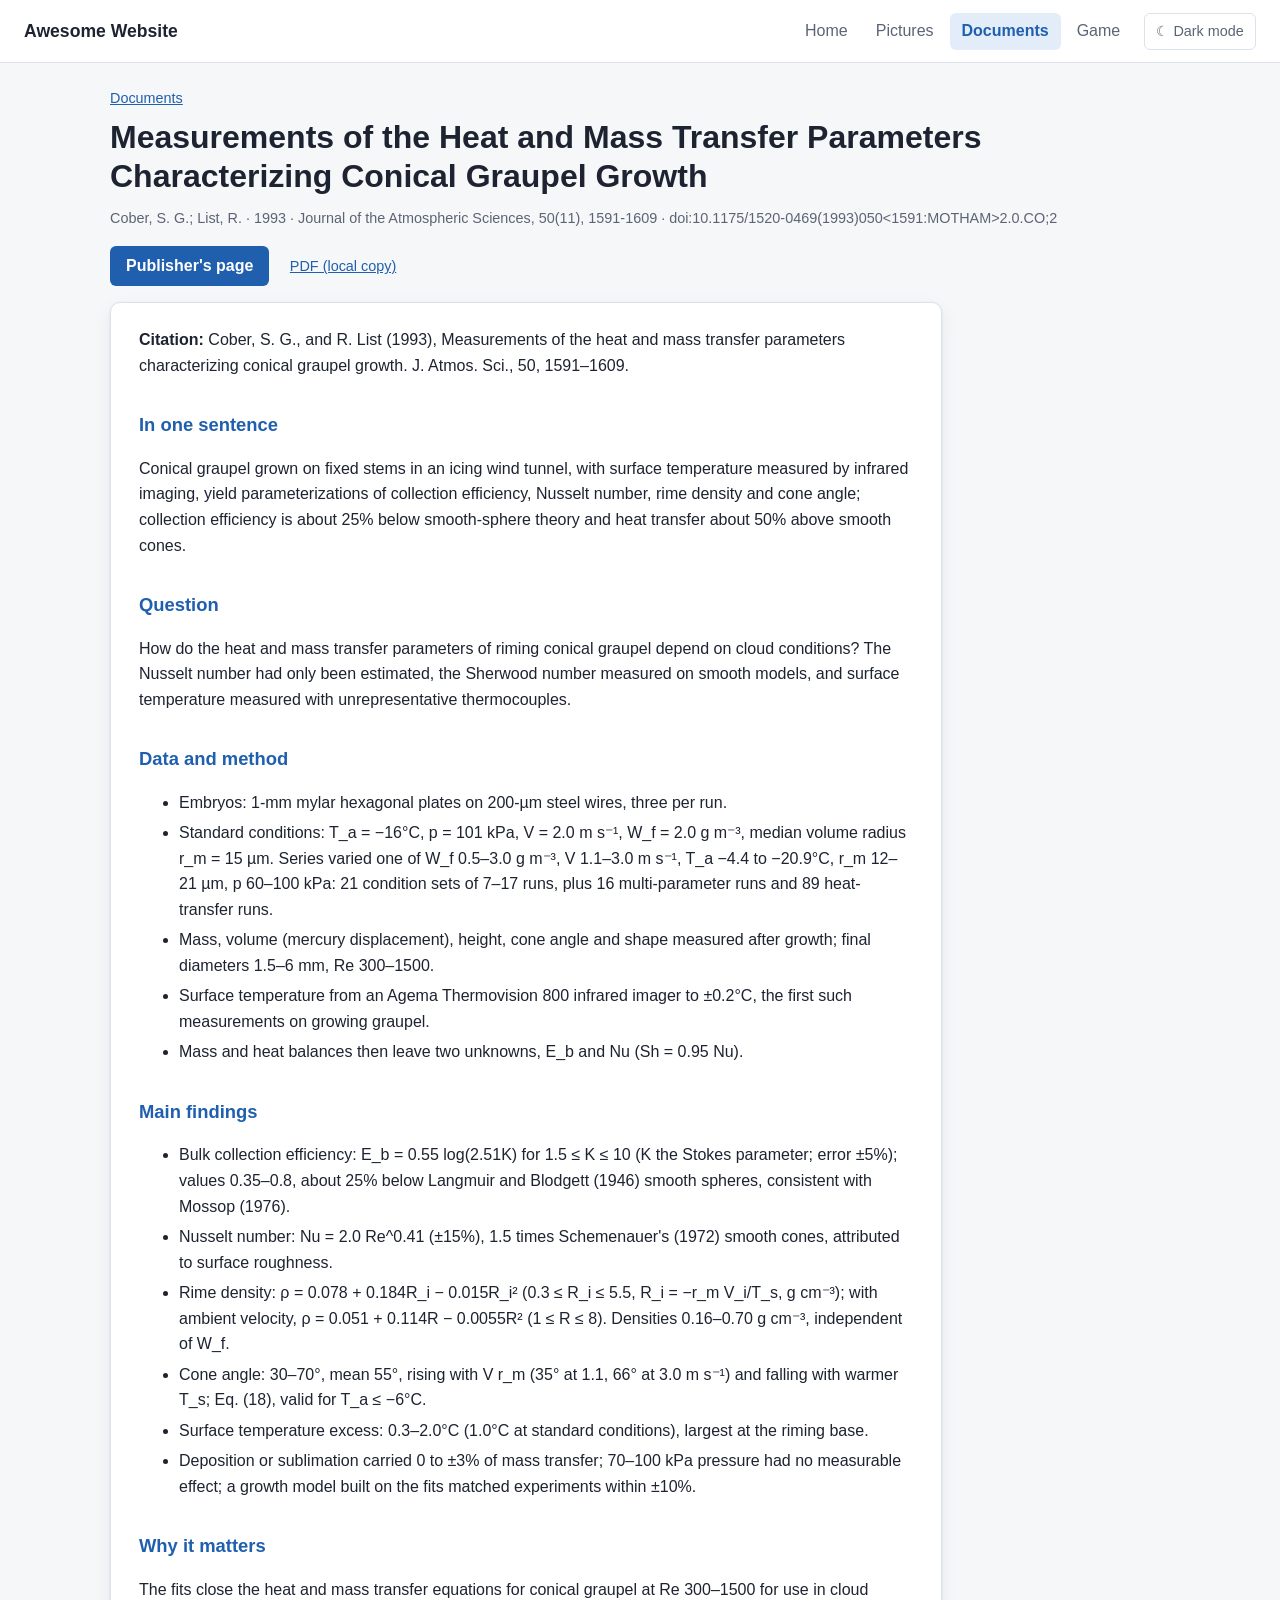
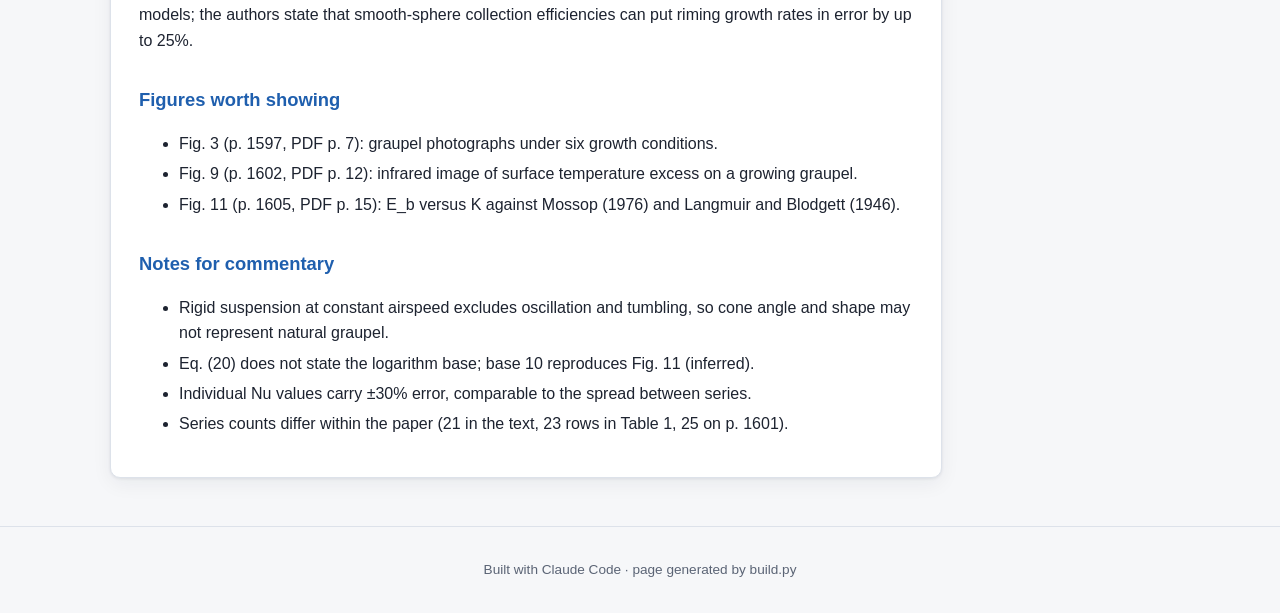
<file: site/docs/cober-list-1993.html>
<!doctype html>
<html lang="en">
<head>
<meta charset="utf-8">
<meta name="viewport" content="width=device-width, initial-scale=1">
<title>Measurements of the Heat and Mass Transfer Parameters Characterizing Conical Graupel Growth – Awesome Website</title>
<script>try { var t = localStorage.getItem('theme'); if (t) document.documentElement.dataset.theme = t; } catch (e) {}</script>
<link rel="stylesheet" href="../style.css">
</head>
<body>
<header class="site-header">
  <a class="brand" href="../index.html">Awesome Website</a>
  <nav><a href="../index.html">Home</a><a href="../gallery.html">Pictures</a><a href="../docs/index.html" aria-current="page">Documents</a><a href="../game/index.html">Game</a><button class="theme-toggle" type="button">☾ Dark mode</button></nav>
</header>
<main>
<p class="crumb"><a href="index.html">Documents</a></p><h1>Measurements of the Heat and Mass Transfer Parameters Characterizing Conical Graupel Growth</h1><p class="doc-meta">Cober, S. G.; List, R. · 1993 · Journal of the Atmospheric Sciences, 50(11), 1591-1609 · doi:10.1175/1520-0469(1993)050&lt;1591:MOTHAM&gt;2.0.CO;2</p><p><a class="button" href="https://doi.org/10.1175/1520-0469(1993)050%3C1591%3AMOTHAM%3E2.0.CO%3B2">Publisher's page</a> <a class="local-pdf" href="cober-list-1993.pdf">PDF (local copy)</a></p><article class="summary"><p><strong>Citation:</strong> Cober, S. G., and R. List (1993), Measurements of the heat and mass transfer parameters characterizing conical graupel growth. J. Atmos. Sci., 50, 1591–1609.</p>
<h2>In one sentence</h2>
<p>Conical graupel grown on fixed stems in an icing wind tunnel, with surface temperature measured by infrared imaging, yield parameterizations of collection efficiency, Nusselt number, rime density and cone angle; collection efficiency is about 25% below smooth-sphere theory and heat transfer about 50% above smooth cones.</p>
<h2>Question</h2>
<p>How do the heat and mass transfer parameters of riming conical graupel depend on cloud conditions? The Nusselt number had only been estimated, the Sherwood number measured on smooth models, and surface temperature measured with unrepresentative thermocouples.</p>
<h2>Data and method</h2>
<ul>
<li>Embryos: 1-mm mylar hexagonal plates on 200-µm steel wires, three per run.</li>
<li>Standard conditions: T_a = −16°C, p = 101 kPa, V = 2.0 m s⁻¹, W_f = 2.0 g m⁻³, median volume radius r_m = 15 µm. Series varied one of W_f 0.5–3.0 g m⁻³, V 1.1–3.0 m s⁻¹, T_a −4.4 to −20.9°C, r_m 12–21 µm, p 60–100 kPa: 21 condition sets of 7–17 runs, plus 16 multi-parameter runs and 89 heat-transfer runs.</li>
<li>Mass, volume (mercury displacement), height, cone angle and shape measured after growth; final diameters 1.5–6 mm, Re 300–1500.</li>
<li>Surface temperature from an Agema Thermovision 800 infrared imager to ±0.2°C, the first such measurements on growing graupel.</li>
<li>Mass and heat balances then leave two unknowns, E_b and Nu (Sh = 0.95 Nu).</li>
</ul>
<h2>Main findings</h2>
<ul>
<li>Bulk collection efficiency: E_b = 0.55 log(2.51K) for 1.5 ≤ K ≤ 10 (K the Stokes parameter; error ±5%); values 0.35–0.8, about 25% below Langmuir and Blodgett (1946) smooth spheres, consistent with Mossop (1976).</li>
<li>Nusselt number: Nu = 2.0 Re^0.41 (±15%), 1.5 times Schemenauer's (1972) smooth cones, attributed to surface roughness.</li>
<li>Rime density: ρ = 0.078 + 0.184R_i − 0.015R_i² (0.3 ≤ R_i ≤ 5.5, R_i = −r_m V_i/T_s, g cm⁻³); with ambient velocity, ρ = 0.051 + 0.114R − 0.0055R² (1 ≤ R ≤ 8). Densities 0.16–0.70 g cm⁻³, independent of W_f.</li>
<li>Cone angle: 30–70°, mean 55°, rising with V r_m (35° at 1.1, 66° at 3.0 m s⁻¹) and falling with warmer T_s; Eq. (18), valid for T_a ≤ −6°C.</li>
<li>Surface temperature excess: 0.3–2.0°C (1.0°C at standard conditions), largest at the riming base.</li>
<li>Deposition or sublimation carried 0 to ±3% of mass transfer; 70–100 kPa pressure had no measurable effect; a growth model built on the fits matched experiments within ±10%.</li>
</ul>
<h2>Why it matters</h2>
<p>The fits close the heat and mass transfer equations for conical graupel at Re 300–1500 for use in cloud models; the authors state that smooth-sphere collection efficiencies can put riming growth rates in error by up to 25%.</p>
<h2>Figures worth showing</h2>
<ul>
<li>Fig. 3 (p. 1597, PDF p. 7): graupel photographs under six growth conditions.</li>
<li>Fig. 9 (p. 1602, PDF p. 12): infrared image of surface temperature excess on a growing graupel.</li>
<li>Fig. 11 (p. 1605, PDF p. 15): E_b versus K against Mossop (1976) and Langmuir and Blodgett (1946).</li>
</ul>
<h2>Notes for commentary</h2>
<ul>
<li>Rigid suspension at constant airspeed excludes oscillation and tumbling, so cone angle and shape may not represent natural graupel.</li>
<li>Eq. (20) does not state the logarithm base; base 10 reproduces Fig. 11 (inferred).</li>
<li>Individual Nu values carry ±30% error, comparable to the spread between series.</li>
<li>Series counts differ within the paper (21 in the text, 23 rows in Table 1, 25 on p. 1601).</li>
</ul></article>
</main>
<footer class="site-footer">Built with Claude Code · page generated by build.py</footer>
<script src="../theme.js"></script>
</body>
</html>
</file>
<file: site/style.css>
/* Awesome Website – hand-written stylesheet (not generated by build.py). */
:root {
  --bg: #f6f7f9; --surface: #ffffff; --text: #1d2330; --muted: #5b6475;
  --accent: #1f5fae; --accent-soft: #e3edf9; --border: #dde2ea;
  --hero-1: #0d2d57; --hero-2: #2f6fb3; --on-accent: #ffffff;
  --radius: 10px; --shadow: 0 1px 3px rgba(20, 30, 50, .08), 0 6px 20px rgba(20, 30, 50, .06);
  --font: -apple-system, BlinkMacSystemFont, "Segoe UI", Roboto, "Helvetica Neue", Arial, sans-serif;
}
/* Dark theme: follows the system setting unless the header switch chose one (data-theme on <html>). */
@media (prefers-color-scheme: dark) {
  :root:not([data-theme="light"]) {
    --bg: #12151b; --surface: #1b2029; --text: #e6e9ef; --muted: #9aa3b4;
    --accent: #7fb2ee; --accent-soft: #1f2d42; --border: #2b3240;
    --hero-1: #0a1d38; --hero-2: #1d4f88; --on-accent: #0d1420;
    --shadow: 0 1px 3px rgba(0, 0, 0, .4);
  }
}
:root[data-theme="dark"] {
    --bg: #12151b; --surface: #1b2029; --text: #e6e9ef; --muted: #9aa3b4;
    --accent: #7fb2ee; --accent-soft: #1f2d42; --border: #2b3240;
    --hero-1: #0a1d38; --hero-2: #1d4f88; --on-accent: #0d1420;
    --shadow: 0 1px 3px rgba(0, 0, 0, .4);
}
* { box-sizing: border-box; }
body { margin: 0; background: var(--bg); color: var(--text); font: 16px/1.6 var(--font); }
a { color: var(--accent); }
main { max-width: 1100px; margin: 0 auto; padding: 1.5rem 1.25rem 3rem; }
h1 { font-size: 2rem; line-height: 1.2; margin: .5rem 0 .75rem; }
h2 { font-size: 1.3rem; margin: 2rem 0 .75rem; }
.lede { color: var(--muted); margin-top: 0; }

/* header and footer */
.site-header { display: flex; flex-wrap: wrap; align-items: center; justify-content: space-between;
  gap: .5rem 1.5rem; padding: .8rem 1.5rem; background: var(--surface); border-bottom: 1px solid var(--border); }
.brand { font-weight: 700; font-size: 1.1rem; color: var(--text); text-decoration: none; }
.site-header nav { display: flex; gap: .25rem; flex-wrap: wrap; }
.site-header nav a { padding: .35rem .75rem; border-radius: 6px; color: var(--muted); text-decoration: none; }
.site-header nav a:hover { color: var(--text); background: var(--accent-soft); }
.site-header nav a[aria-current="page"] { color: var(--accent); background: var(--accent-soft); font-weight: 600; }
.theme-toggle { font: inherit; font-size: .9rem; color: var(--muted); background: none; cursor: pointer;
  border: 1px solid var(--border); border-radius: 6px; padding: .3rem .7rem; margin-left: .5rem; }
.theme-toggle:hover { color: var(--text); background: var(--accent-soft); }
.site-footer { text-align: center; color: var(--muted); font-size: .85rem; padding: 2rem 1rem; border-top: 1px solid var(--border); }

/* home */
.hero { background: linear-gradient(135deg, var(--hero-1), var(--hero-2)); color: #fff;
  border-radius: var(--radius); padding: 3rem 2rem; margin-bottom: 2rem; }
.hero h1 { font-size: 2.6rem; margin: 0 0 .5rem; }
.hero p { margin: 0; max-width: 46rem; font-size: 1.1rem; opacity: .92; }
.cards { display: grid; grid-template-columns: repeat(auto-fit, minmax(260px, 1fr)); gap: 1.25rem; }
.card { display: block; background: var(--surface); border: 1px solid var(--border); border-radius: var(--radius);
  box-shadow: var(--shadow); padding: 1.25rem; color: var(--text); text-decoration: none; transition: transform .15s; }
.card:hover { transform: translateY(-3px); }
.card h2 { margin: .25rem 0 .25rem; color: var(--accent); }
.card p { margin: 0 0 .5rem; color: var(--muted); }
.card ul { margin: .25rem 0 0; padding-left: 1.1rem; color: var(--muted); font-size: .95rem; }
.card-strip { display: grid; grid-template-columns: repeat(4, 1fr); gap: 4px; margin: -.25rem 0 .75rem; }
.card-strip img { width: 100%; aspect-ratio: 1; object-fit: cover; border-radius: 4px; }
.card-pending { opacity: .6; }

/* gallery */
.group h2 { border-bottom: 1px solid var(--border); padding-bottom: .4rem; }
.grid { display: grid; grid-template-columns: repeat(auto-fill, minmax(230px, 1fr)); gap: 1rem; }
.grid figure { margin: 0; background: var(--surface); border: 1px solid var(--border); border-radius: var(--radius);
  overflow: hidden; box-shadow: var(--shadow); display: flex; flex-direction: column; }
.grid a { display: block; background: #fff; }
.grid img { display: block; width: 100%; height: 200px; object-fit: contain; transition: transform .2s; }
.grid figure:hover img { transform: scale(1.03); }
.grid figcaption { padding: .6rem .75rem .75rem; font-size: .88rem; color: var(--muted); line-height: 1.4; }

.lightbox { position: fixed; inset: 0; background: rgba(8, 10, 14, .92); display: none;
  flex-direction: column; align-items: center; justify-content: center; z-index: 100; padding: 1rem; }
.lightbox.open { display: flex; }
.lightbox img { max-width: 94vw; max-height: 82vh; object-fit: contain; border-radius: 4px; background: #fff; }
.lightbox p { color: #e6e9ef; max-width: 52rem; text-align: center; margin: .8rem 0 0; }
.lightbox button { position: absolute; background: rgba(255, 255, 255, .12); color: #fff; border: 0;
  font-size: 1.8rem; width: 3rem; height: 3rem; border-radius: 50%; cursor: pointer; }
.lightbox button:hover { background: rgba(255, 255, 255, .25); }
.lightbox .close { top: 1rem; right: 1rem; }
.lightbox .prev { left: 1rem; top: 50%; }
.lightbox .next { right: 1rem; top: 50%; }

/* documents */
.doc-list { list-style: none; padding: 0; display: grid; gap: 1rem; }
.doc-list li { background: var(--surface); border: 1px solid var(--border); border-radius: var(--radius);
  padding: 1rem 1.25rem; box-shadow: var(--shadow); }
.doc-title { font-weight: 600; font-size: 1.1rem; }
.doc-meta { display: block; color: var(--muted); font-size: .9rem; margin: .2rem 0 .4rem; }
.doc-list p { margin: 0; }
.crumb { margin: 0; font-size: .9rem; }
.button { display: inline-block; background: var(--accent); color: var(--on-accent); padding: .45rem 1rem;
  border-radius: 6px; text-decoration: none; font-weight: 600; }
.summary { background: var(--surface); border: 1px solid var(--border); border-radius: var(--radius);
  padding: .5rem 1.75rem 1.5rem; box-shadow: var(--shadow); max-width: 52rem; }
.summary h2 { font-size: 1.15rem; color: var(--accent); }
.summary li { margin: .3rem 0; }
.summary code { background: var(--accent-soft); padding: 0 .25rem; border-radius: 3px; }

@media (max-width: 600px) {
  .hero { padding: 2rem 1.25rem; } .hero h1 { font-size: 2rem; }
  .summary { padding: .25rem 1rem 1rem; }
}
.local-pdf { margin-left: 1rem; font-size: .9rem; }
</file>
<file: site/game/game.css>
/* Hail Defense – page styles for site/game/ only. */
.game-main { padding-top: 1rem; }
.game-main h1 { margin: .25rem 0 .25rem; }
.game-main .lede { margin-bottom: .9rem; }

.game-wrap { display: flex; flex-direction: column; align-items: center; gap: .7rem; }
#game {
  display: block; width: 800px; max-width: 100%; height: auto;
  background: #0a1020; border-radius: 8px; box-shadow: var(--shadow);
  touch-action: none; outline: none;
}
#game:focus-visible { box-shadow: 0 0 0 3px var(--accent); }

.game-toolbar { display: flex; gap: .5rem; flex-wrap: wrap; justify-content: center; }
.game-btn {
  font: inherit; font-size: .9rem; padding: .35rem .9rem; border-radius: 6px; cursor: pointer;
  border: 1px solid var(--border); background: var(--surface); color: var(--text);
}
.game-btn:hover { background: var(--accent-soft); }
.game-btn[aria-pressed="true"] { color: var(--accent); border-color: var(--accent); }

.touch-pad {
  display: none; width: 100%; max-width: 560px;
  grid-template-columns: 1fr 1.4fr 1fr; gap: .6rem;
  -webkit-user-select: none; user-select: none; -webkit-touch-callout: none;
}
.has-touch .touch-pad { display: grid; }
.touch-btn {
  min-height: 64px; font: inherit; font-size: 1.5rem; font-weight: 700; border-radius: 12px;
  border: 1px solid var(--border); background: var(--surface); color: var(--text);
  touch-action: none; -webkit-tap-highlight-color: transparent;
}
.touch-fire { font-size: 1.2rem; color: var(--accent); }
.touch-btn.active { background: var(--accent-soft); border-color: var(--accent); }

.game-status { margin: 0; font: 12px/1.4 ui-monospace, Menlo, Consolas, monospace; color: var(--muted); text-align: center; }

.game-help { max-width: 46rem; margin: 1.5rem auto 0; }
.game-help ul { padding-left: 1.2rem; color: var(--muted); }
.game-targets dt { font-weight: 600; margin-top: .7rem; }
.game-targets dd { margin: .1rem 0 0; color: var(--muted); }
</file>
